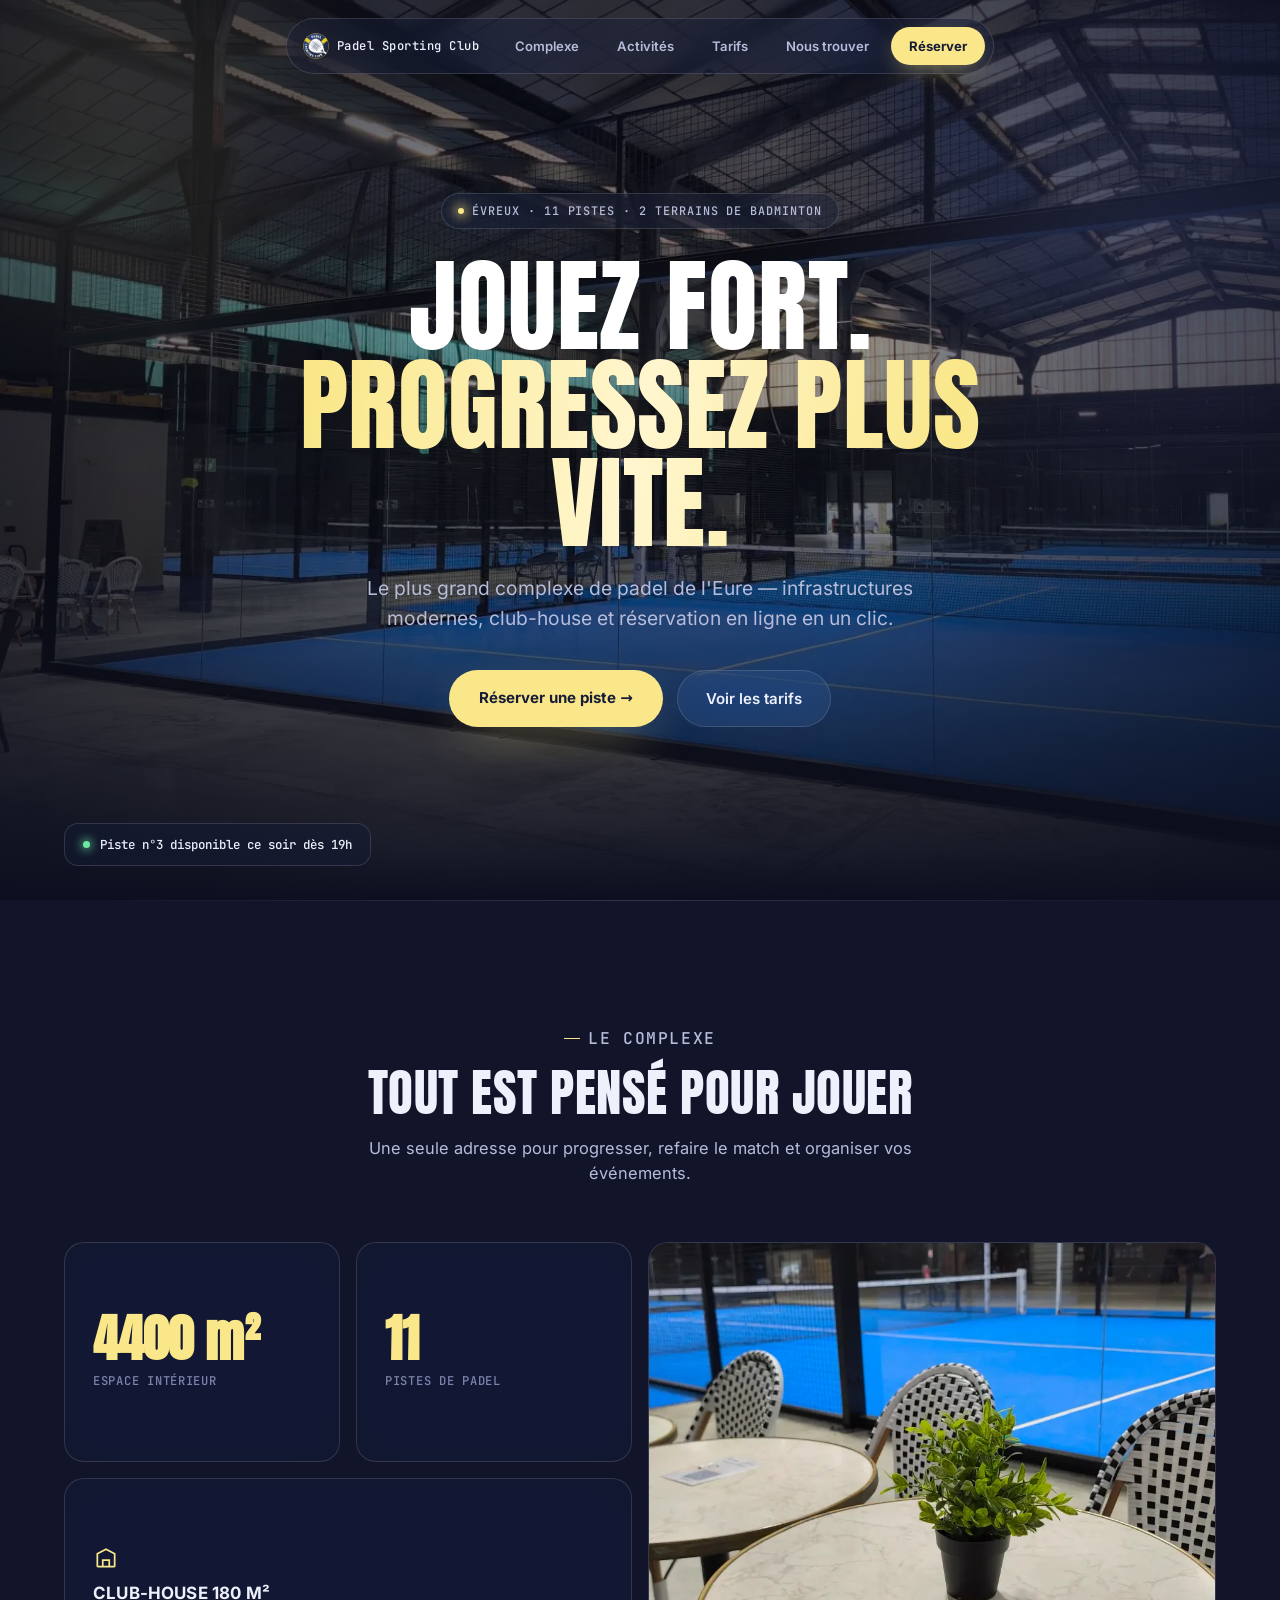
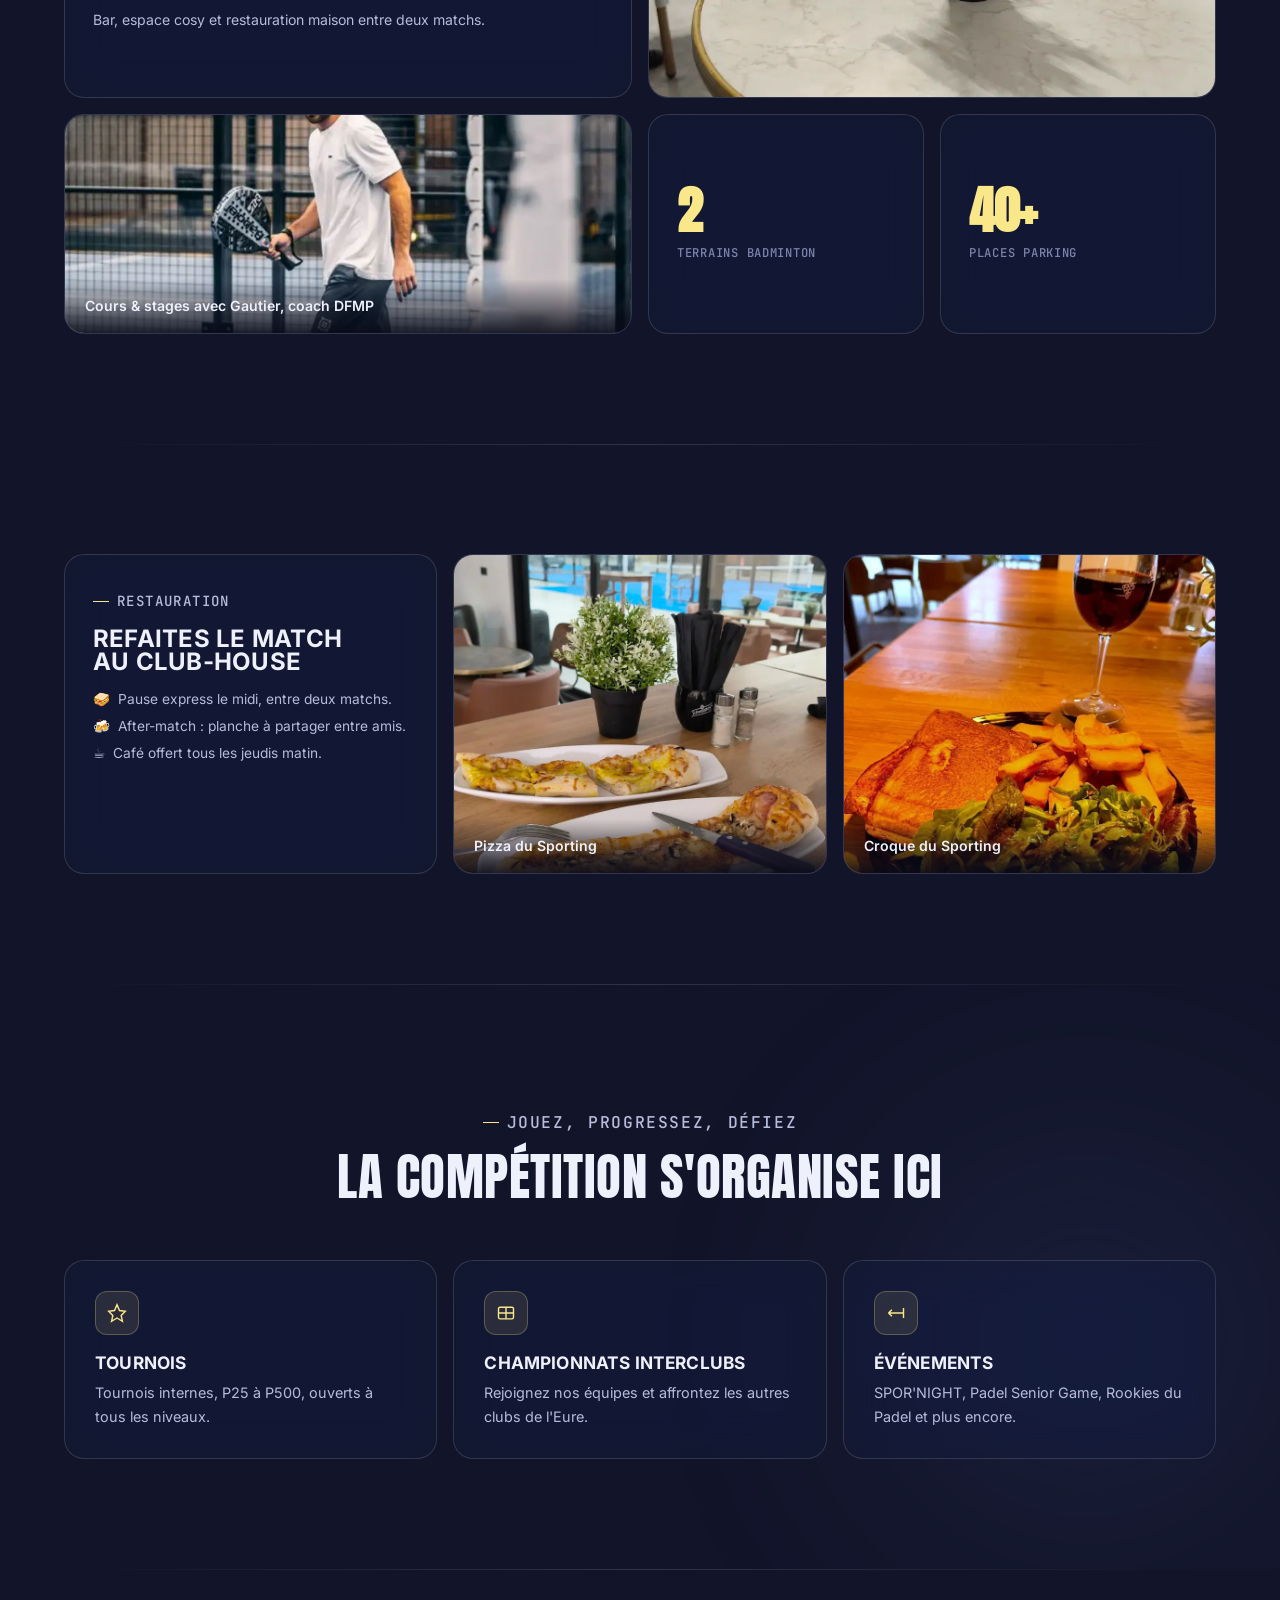
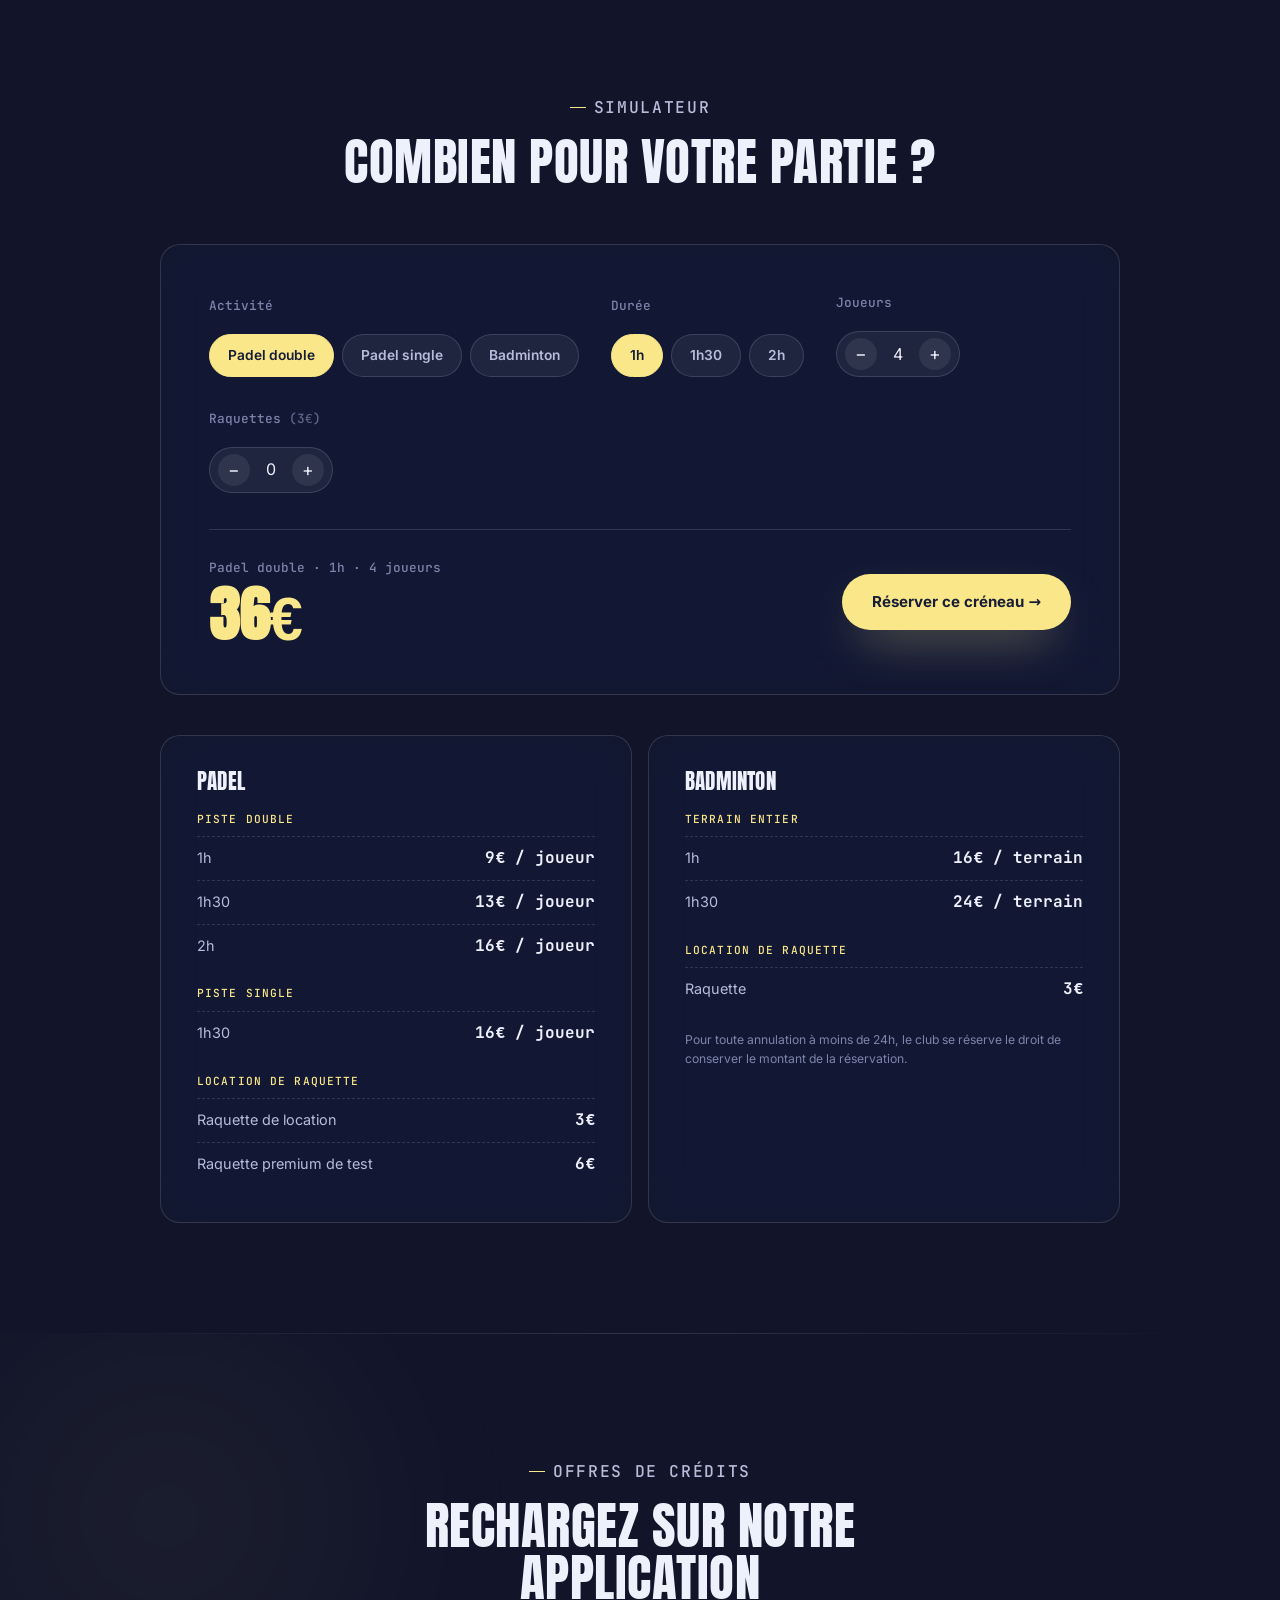
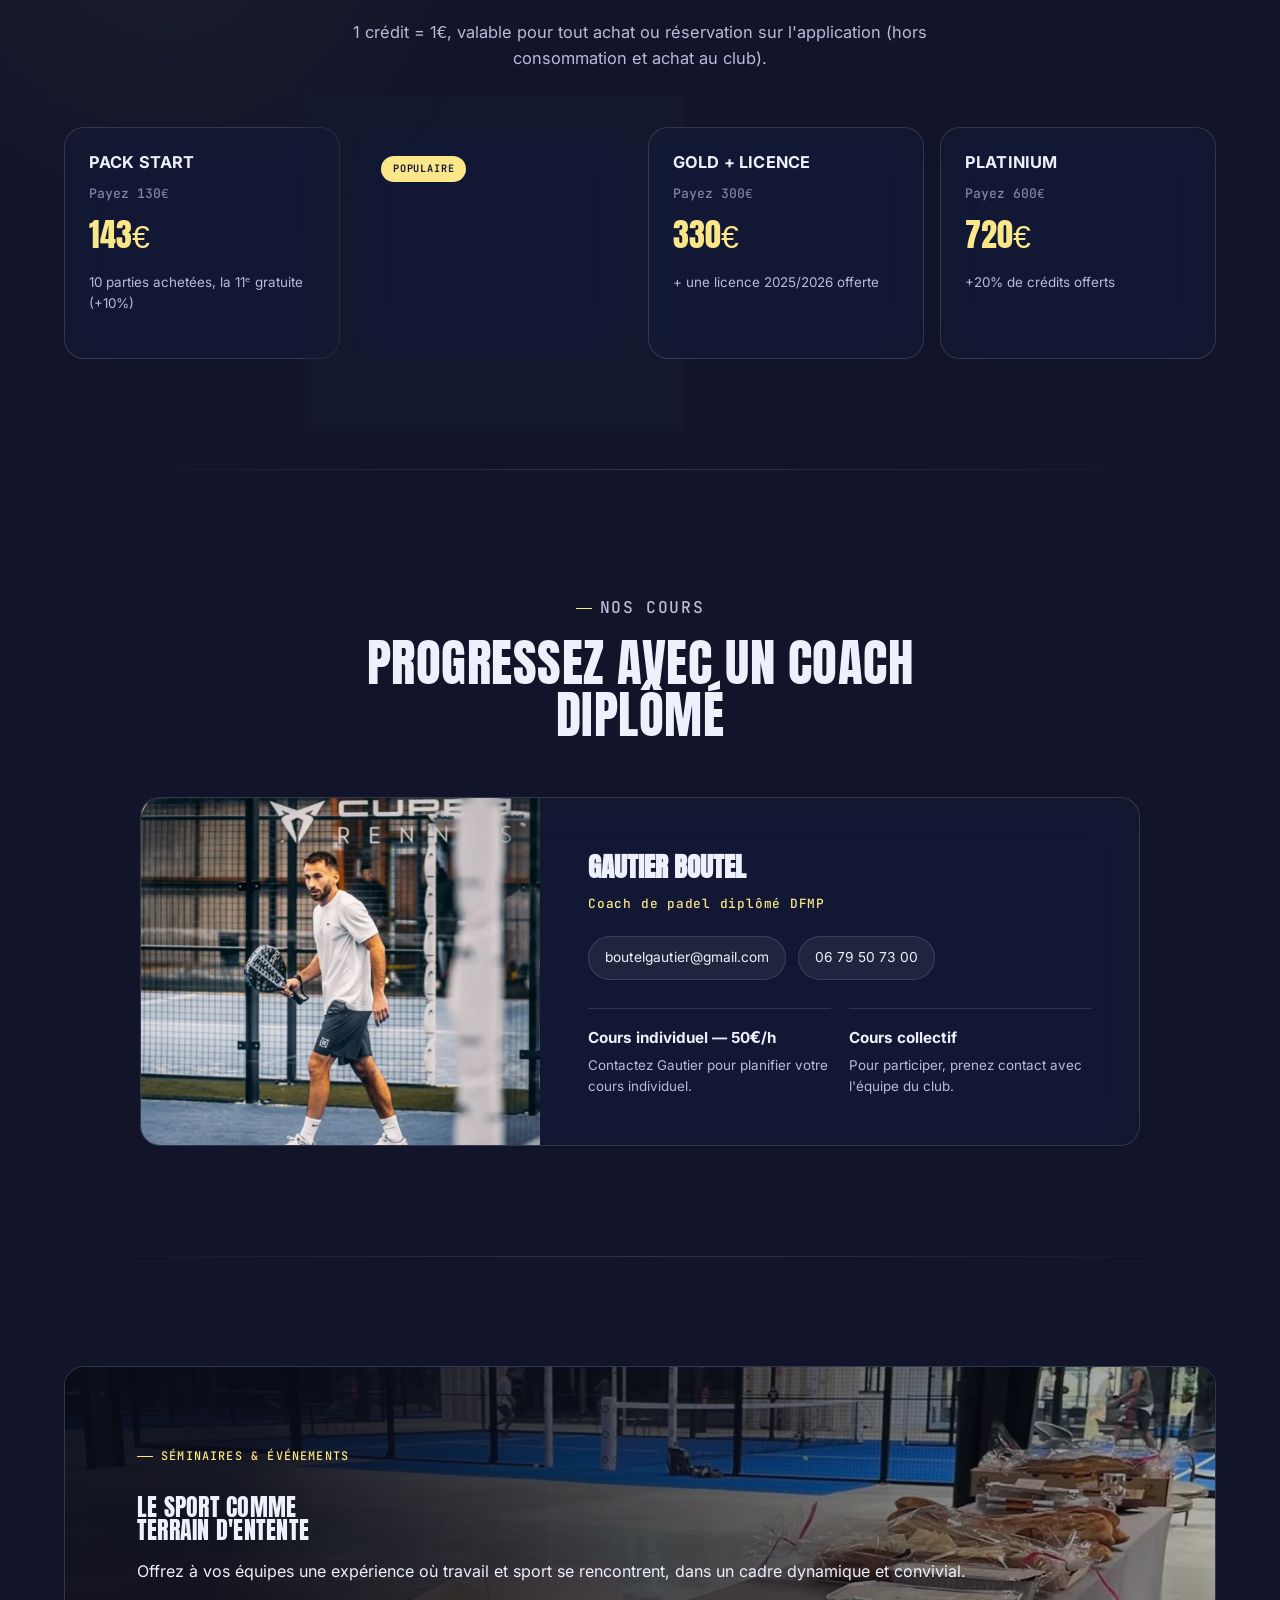
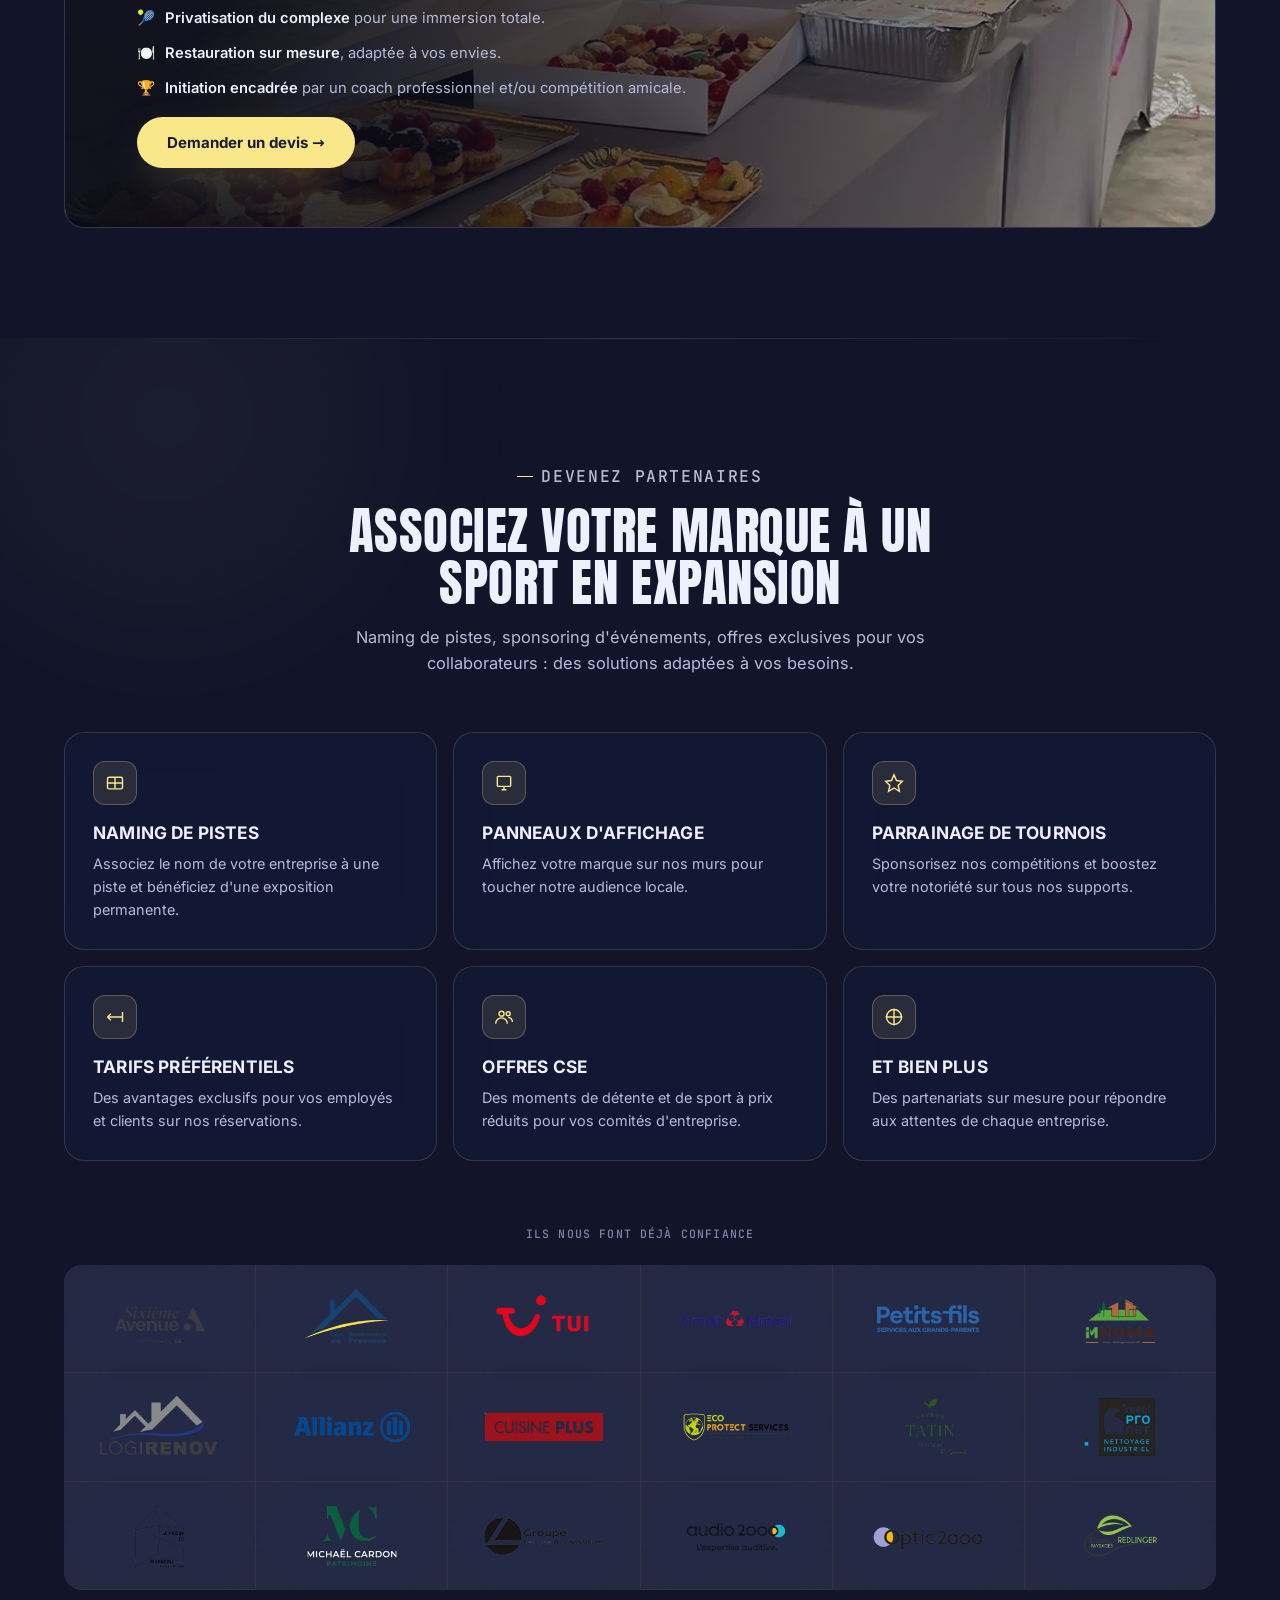
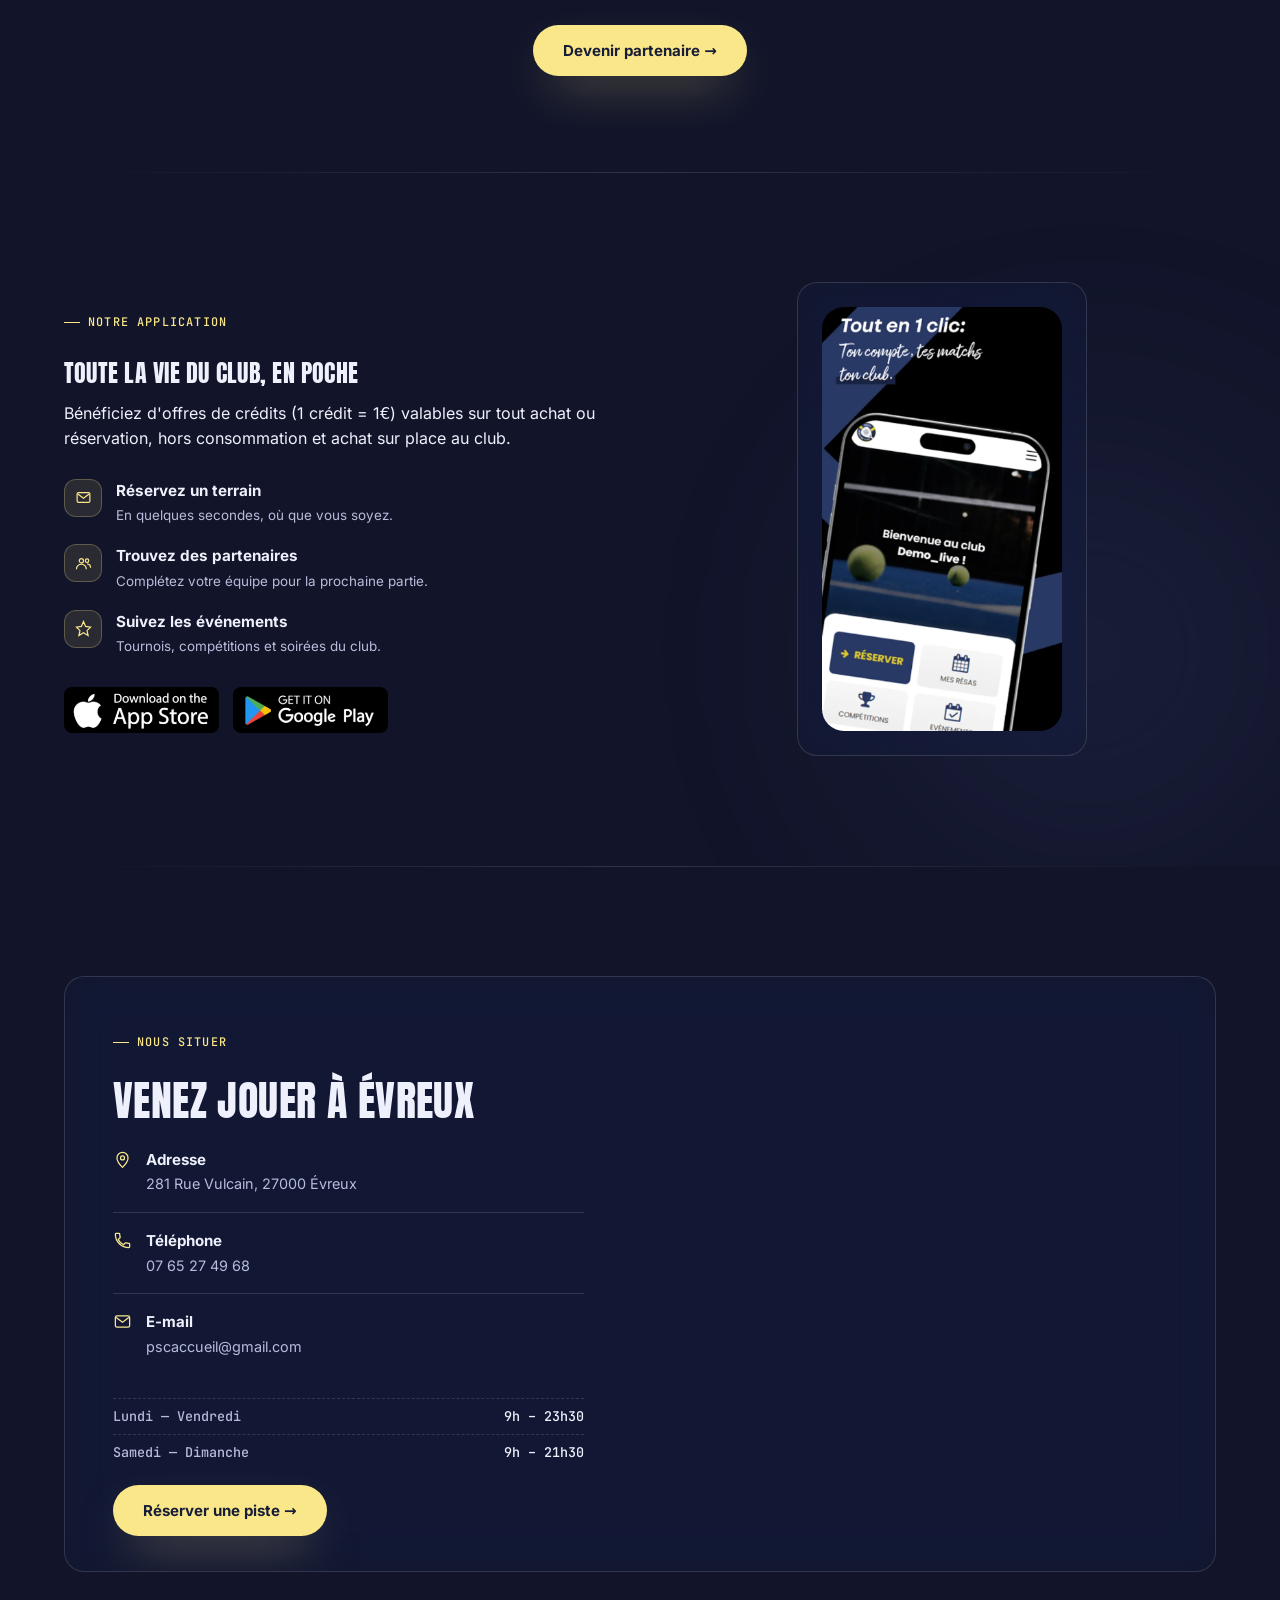
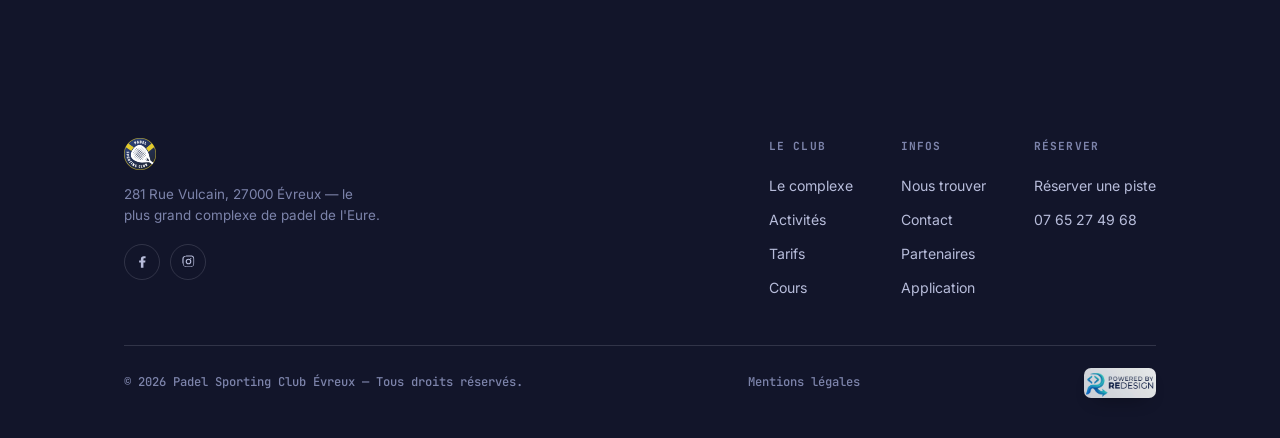
<file: index.html>
<!DOCTYPE html>
<html lang="fr">
<head>
<meta charset="UTF-8" />
<meta name="viewport" content="width=device-width, initial-scale=1" />
<title>Padel Sporting Club Évreux — 11 pistes, badminton, club-house</title>
<meta name="description" content="Le plus grand complexe de padel de l'Eure : 10 pistes doubles, 1 piste single, 2 terrains de badminton, club-house et pro-shop. Réservez en ligne à Évreux." />
<meta name="theme-color" content="#0c0f1f" />
<link rel="icon" href="assets/favicon.svg" type="image/svg+xml" />
<link rel="canonical" href="https://padel-sporting-club.vercel.app/" />
<meta property="og:site_name" content="Padel Sporting Club Évreux" />
<meta property="og:title" content="Padel Sporting Club Évreux — Réservez, jouez, progressez" />
<meta property="og:description" content="10 pistes de padel doubles, 1 piste single, 2 terrains de badminton et un club-house de 180 m². Réservation en ligne, cours, tournois et événements." />
<meta property="og:image" content="https://padel-sporting-club.vercel.app/assets/img/og-image.jpg" />
<meta property="og:image:width" content="1200" />
<meta property="og:image:height" content="630" />
<meta property="og:url" content="https://padel-sporting-club.vercel.app/" />
<meta property="og:type" content="website" />
<meta property="og:locale" content="fr_FR" />
<meta name="twitter:card" content="summary_large_image" />
<meta name="twitter:title" content="Padel Sporting Club Évreux — Réservez, jouez, progressez" />
<meta name="twitter:description" content="10 pistes de padel doubles, 1 piste single, 2 terrains de badminton et un club-house de 180 m² à Évreux." />
<meta name="twitter:image" content="https://padel-sporting-club.vercel.app/assets/img/og-image.jpg" />
<link rel="preload" href="assets/fonts/anton-400-latin.woff2" as="font" type="font/woff2" crossorigin />
<link rel="preload" href="assets/fonts/inter-600-latin.woff2" as="font" type="font/woff2" crossorigin />
<link rel="preload" href="assets/img/hero-1600.webp" as="image" fetchpriority="high" />
<link rel="stylesheet" href="assets/fonts/fonts.css?v=2" />
<link rel="stylesheet" href="assets/styles.css?v=2" />
<link rel="stylesheet" href="assets/home.css?v=2" />
<script type="application/ld+json">
{
  "@context": "https://schema.org",
  "@type": "SportsActivityLocation",
  "@id": "https://padel-sporting-club.vercel.app/#club",
  "name": "Padel Sporting Club Évreux",
  "url": "https://padel-sporting-club.vercel.app/",
  "image": "https://padel-sporting-club.vercel.app/assets/img/og-image.jpg",
  "description": "Complexe de padel et badminton à Évreux : 10 pistes doubles, 1 piste single, 2 terrains de badminton, club-house, pro-shop et cours avec coach diplômé.",
  "telephone": "+33765274968",
  "email": "pscaccueil@gmail.com",
  "priceRange": "€€",
  "currenciesAccepted": "EUR",
  "address": {
    "@type": "PostalAddress",
    "streetAddress": "281 Rue Vulcain",
    "postalCode": "27000",
    "addressLocality": "Évreux",
    "addressCountry": "FR"
  },
  "areaServed": "Évreux et l'Eure",
  "openingHoursSpecification": [
    { "@type": "OpeningHoursSpecification", "dayOfWeek": ["Monday","Tuesday","Wednesday","Thursday","Friday"], "opens": "09:00", "closes": "23:30" },
    { "@type": "OpeningHoursSpecification", "dayOfWeek": ["Saturday","Sunday"], "opens": "09:00", "closes": "21:30" }
  ],
  "sameAs": [
    "https://www.facebook.com/padel.sporting.club.evreux/",
    "https://www.instagram.com/padelsportingclub.evreux/"
  ]
}
</script>
</head>
<body>

<div class="noise" aria-hidden="true"></div>

<a class="skip-link" href="#main">Aller au contenu</a>

<div class="c-nav-outer">
  <nav class="c-nav" aria-label="Navigation principale">
    <a href="#top" class="c-nav-brand" aria-label="Padel Sporting Club — accueil"><img src="assets/img/logo.png" alt="" /><span>Padel Sporting Club</span></a>
    <a href="#complexe" class="c-link">Complexe</a>
    <a href="#activites" class="c-link">Activités</a>
    <a href="#tarifs" class="c-link">Tarifs</a>
    <a href="#situer" class="c-link">Nous trouver</a>
    <a href="https://padelevreux.mymobileapp.fr/installation?q=18022025104104" class="c-cta">Réserver</a>
    <button class="c-burger" id="c-burger" aria-expanded="false" aria-controls="c-mobile-panel" aria-label="Ouvrir le menu"><span></span><span></span><span></span></button>
  </nav>
</div>
<div class="c-mobile-panel" id="c-mobile-panel">
  <a href="#complexe">Le complexe</a>
  <a href="#activites">Activités</a>
  <a href="#tarifs">Tarifs</a>
  <a href="#cours">Cours</a>
  <a href="#partenaires">Partenaires</a>
  <a href="#situer">Nous trouver</a>
  <a href="https://padelevreux.mymobileapp.fr/installation?q=18022025104104" class="c-cta">Réserver</a>
</div>

<main id="main">
<div class="c-wrap">
<span id="top"></span>

<!-- ===================== HERO ===================== -->
<section class="c-hero">
  <div class="c-hero-media">
    <img src="assets/img/hero-1600.webp" srcset="assets/img/hero-900.webp 900w, assets/img/hero-1600.webp 1600w, assets/img/hero-2400.webp 2400w" sizes="100vw" fetchpriority="high" decoding="async" alt="Piste de padel vitrée éclairée la nuit, vue depuis les tribunes du club" />
  </div>
  <div class="mesh-bg" aria-hidden="true"></div>
  <div class="c-badge"><span class="dot"></span> Évreux · 11 pistes · 2 terrains de badminton</div>
  <h1><span class="c-hero-line">Jouez fort.</span><br><em>Progressez plus vite.</em></h1>
  <p class="c-lede">Le plus grand complexe de padel de l'Eure — infrastructures modernes, club-house et réservation en ligne en un clic.</p>
  <div class="c-hero-actions">
    <a class="c-btn-primary" href="https://padelevreux.mymobileapp.fr/installation?q=18022025104104">Réserver une piste →</a>
    <a class="c-btn-ghost" href="#tarifs">Voir les tarifs</a>
  </div>
  <div class="c-hero-status"><span class="dot"></span> Piste n°3 disponible ce soir dès 19h</div>
</section>

<!-- ===================== BENTO ===================== -->
<section class="c-section" id="complexe">
  <div class="c-head c-reveal">
    <p class="c-eyebrow">Le complexe</p>
    <h2>Tout est pensé pour jouer</h2>
    <p>Une seule adresse pour progresser, refaire le match et organiser vos événements.</p>
  </div>
  <div class="bento">
    <div class="glass-card b-item b-stat c-reveal">
      <b class="b-num"><span data-count="4400" data-suffix=" m²">0</span></b>
      <span class="b-label">Espace intérieur</span>
    </div>
    <div class="glass-card b-item b-stat c-reveal">
      <b class="b-num"><span data-count="11">0</span></b>
      <span class="b-label">Pistes de padel</span>
    </div>
    <div class="glass-card b-photo c-reveal">
      <img src="assets/img/terrain-table-900.webp" alt="Club-house et pistes du Padel Sporting Club" loading="lazy" />
    </div>
    <div class="glass-card b-item b-wide c-reveal">
      <svg class="b-icon" viewBox="0 0 24 24"><path d="M4 20V8l8-4 8 4v12M4 20h16M9 20v-6h6v6"/></svg>
      <h3>Club-house 180 m²</h3>
      <p>Bar, espace cosy et restauration maison entre deux matchs.</p>
    </div>
    <div class="glass-card b-photo-sm c-reveal">
      <img src="assets/img/coach-gautier-700.webp" alt="Gautier Boutel, coach de padel diplômé DFMP" loading="lazy" />
      <span class="b-caption">Cours &amp; stages avec Gautier, coach DFMP</span>
    </div>
    <div class="glass-card b-item b-stat c-reveal">
      <b class="b-num"><span data-count="2">0</span></b>
      <span class="b-label">Terrains badminton</span>
    </div>
    <div class="glass-card b-item b-stat c-reveal">
      <b class="b-num"><span data-count="40" data-suffix="+">0</span></b>
      <span class="b-label">Places parking</span>
    </div>
  </div>
</section>

<!-- ===================== RESTAURATION ===================== -->
<section class="c-section" id="restauration">
  <div class="bento bento--tall">
    <div class="glass-card b-item b-third c-reveal" style="justify-content:flex-start">
      <p class="c-eyebrow" style="margin-bottom:14px">Restauration</p>
      <h3 style="font-size:1.5rem">Refaites le match<br>au club-house</h3>
      <ul class="c-resto-list">
        <li>🥪 <span>Pause express le midi, entre deux matchs.</span></li>
        <li>🍻 <span>After-match : planche à partager entre amis.</span></li>
        <li>☕ <span>Café offert tous les jeudis matin.</span></li>
      </ul>
    </div>
    <div class="glass-card b-photo-sm b-third c-reveal">
      <img src="assets/img/pizza-800.webp" alt="Pizza maison servie au club-house" loading="lazy" />
      <span class="b-caption">Pizza du Sporting</span>
    </div>
    <div class="glass-card b-photo-sm b-third c-reveal">
      <img src="assets/img/croque-800.webp" alt="Croque-monsieur fait maison et planche à partager" loading="lazy" />
      <span class="b-caption">Croque du Sporting</span>
    </div>
  </div>
</section>

<!-- ===================== ACTIVITES ===================== -->
<section class="c-section c-glow c-glow--navy" id="activites">
  <div class="c-head c-reveal">
    <p class="c-eyebrow">Jouez, progressez, défiez</p>
    <h2>La compétition s'organise ici</h2>
  </div>
  <div class="c-cards">
    <div class="glass-card c-reveal">
      <div class="c-card-ico"><svg viewBox="0 0 24 24"><path d="M12 2 15 9l7 1-5 5 1.5 7L12 18l-6.5 4L7 15l-5-5 7-1z"/></svg></div>
      <h3>Tournois</h3>
      <p>Tournois internes, P25 à P500, ouverts à tous les niveaux.</p>
    </div>
    <div class="glass-card c-reveal">
      <div class="c-card-ico"><svg viewBox="0 0 24 24"><rect x="3" y="5" width="18" height="14" rx="2"/><path d="M12 5v14M3 12h18"/></svg></div>
      <h3>Championnats interclubs</h3>
      <p>Rejoignez nos équipes et affrontez les autres clubs de l'Eure.</p>
    </div>
    <div class="glass-card c-reveal">
      <div class="c-card-ico"><svg viewBox="0 0 24 24"><path d="M3 12h18M3 12l4-4M3 12l4 4"/><path d="M21 6v12"/></svg></div>
      <h3>Événements</h3>
      <p>SPOR'NIGHT, Padel Senior Game, Rookies du Padel et plus encore.</p>
    </div>
  </div>
</section>

<!-- ===================== SIMULATEUR ===================== -->
<section class="c-section" id="tarifs">
  <div class="c-head c-reveal">
    <p class="c-eyebrow">Simulateur</p>
    <h2>Combien pour votre partie ?</h2>
  </div>
  <div class="glass-card c-sim c-reveal" id="c-sim">
    <div class="c-sim-controls">
      <div class="c-sim-group">
        <span class="c-sim-total-label">Activité</span>
        <div class="c-sim-pills" data-field="activity">
          <button type="button" class="c-pill is-active" data-value="padel-double">Padel double</button>
          <button type="button" class="c-pill" data-value="padel-single">Padel single</button>
          <button type="button" class="c-pill" data-value="badminton">Badminton</button>
        </div>
      </div>
      <div class="c-sim-group">
        <span class="c-sim-total-label">Durée</span>
        <div class="c-sim-pills" id="c-sim-durations"></div>
      </div>
      <div class="c-sim-group">
        <span class="c-sim-total-label">Joueurs</span>
        <div class="c-stepper">
          <button type="button" class="c-step" data-step="players" data-dir="-1" aria-label="Moins de joueurs">−</button>
          <span id="c-sim-players">4</span>
          <button type="button" class="c-step" data-step="players" data-dir="1" aria-label="Plus de joueurs">+</button>
        </div>
      </div>
      <div class="c-sim-group">
        <span class="c-sim-total-label">Raquettes <span class="sim-sub">(3€)</span></span>
        <div class="c-stepper">
          <button type="button" class="c-step" data-step="rackets" data-dir="-1" aria-label="Moins de raquettes">−</button>
          <span id="c-sim-rackets">0</span>
          <button type="button" class="c-step" data-step="rackets" data-dir="1" aria-label="Plus de raquettes">+</button>
        </div>
      </div>
    </div>
    <div class="c-sim-total-wrap">
      <div>
        <span class="c-sim-total-label" id="c-sim-detail">Padel double · 1h · 4 joueurs</span>
        <b class="c-sim-total" id="c-sim-total">36€</b>
      </div>
      <a class="c-btn-primary" href="https://padelevreux.mymobileapp.fr/installation?q=18022025104104">Réserver ce créneau →</a>
    </div>
  </div>

  <div class="c-tarifs-grid">
    <div class="glass-card c-tarif-block c-reveal">
      <h3>Padel</h3>
      <div class="c-tarif-sub">Piste double</div>
      <div class="c-tarif-row"><span>1h</span><b>9€ / joueur</b></div>
      <div class="c-tarif-row"><span>1h30</span><b>13€ / joueur</b></div>
      <div class="c-tarif-row"><span>2h</span><b>16€ / joueur</b></div>
      <div class="c-tarif-sub">Piste single</div>
      <div class="c-tarif-row"><span>1h30</span><b>16€ / joueur</b></div>
      <div class="c-tarif-sub">Location de raquette</div>
      <div class="c-tarif-row"><span>Raquette de location</span><b>3€</b></div>
      <div class="c-tarif-row"><span>Raquette premium de test</span><b>6€</b></div>
    </div>
    <div class="glass-card c-tarif-block c-reveal">
      <h3>Badminton</h3>
      <div class="c-tarif-sub">Terrain entier</div>
      <div class="c-tarif-row"><span>1h</span><b>16€ / terrain</b></div>
      <div class="c-tarif-row"><span>1h30</span><b>24€ / terrain</b></div>
      <div class="c-tarif-sub">Location de raquette</div>
      <div class="c-tarif-row"><span>Raquette</span><b>3€</b></div>
      <p class="c-tarif-note">Pour toute annulation à moins de 24h, le club se réserve le droit de conserver le montant de la réservation.</p>
    </div>
  </div>
</section>

<!-- ===================== CREDITS ===================== -->
<section class="c-section c-glow c-glow--gold" id="credits">
  <div class="c-head c-reveal">
    <p class="c-eyebrow">Offres de crédits</p>
    <h2>Rechargez sur notre application</h2>
    <p>1 crédit = 1€, valable pour tout achat ou réservation sur l'application (hors consommation et achat au club).</p>
  </div>
  <div class="c-packs" id="c-packs">
    <div class="glass-card c-pack c-reveal">
      <h3>Pack Start</h3>
      <p class="pay">Payez 130€</p>
      <p class="get">143€</p>
      <p>10 parties achetées, la 11ᵉ gratuite (+10%)</p>
    </div>
    <div class="glass-card c-pack c-pack--popular c-reveal">
      <span class="c-pack-tag">Populaire</span>
      <h3>Pack Gold</h3>
      <p class="pay">Payez 300€</p>
      <p class="get">345€</p>
      <p>+15% de crédits offerts</p>
    </div>
    <div class="glass-card c-pack c-reveal">
      <h3>Gold + Licence</h3>
      <p class="pay">Payez 300€</p>
      <p class="get">330€</p>
      <p>+ une licence 2025/2026 offerte</p>
    </div>
    <div class="glass-card c-pack c-reveal">
      <h3>Platinium</h3>
      <p class="pay">Payez 600€</p>
      <p class="get">720€</p>
      <p>+20% de crédits offerts</p>
    </div>
  </div>
</section>

<!-- ===================== COURS ===================== -->
<section class="c-section" id="cours">
  <div class="c-head c-reveal">
    <p class="c-eyebrow">Nos cours</p>
    <h2>Progressez avec un coach diplômé</h2>
  </div>
  <div class="glass-card c-coach c-reveal">
    <div class="c-coach-photo">
      <img src="assets/img/coach-gautier-1100.webp" alt="Gautier Boutel, coach de padel diplômé DFMP au Padel Sporting Club" loading="lazy" />
    </div>
    <div class="c-coach-info">
      <b class="name">Gautier Boutel</b>
      <span class="role">Coach de padel diplômé DFMP</span>
      <div class="c-coach-contact">
        <a href="mailto:boutelgautier@gmail.com">boutelgautier@gmail.com</a>
        <a href="tel:+33679507300">06 79 50 73 00</a>
      </div>
      <div class="c-coach-types">
        <div><b>Cours individuel — 50€/h</b><p>Contactez Gautier pour planifier votre cours individuel.</p></div>
        <div><b>Cours collectif</b><p>Pour participer, prenez contact avec l'équipe du club.</p></div>
      </div>
    </div>
  </div>
</section>

<!-- ===================== SEMINAIRE ===================== -->
<section class="c-section" id="seminaire">
  <div class="glass-card c-seminaire c-reveal">
    <div class="c-seminaire-media">
      <img src="assets/img/buffet-seminaire-1400.webp" alt="Buffet traiteur préparé pour un séminaire d'entreprise au Padel Sporting Club" loading="lazy" />
    </div>
    <div class="c-seminaire-in">
      <p class="c-eyebrow">Séminaires &amp; événements</p>
      <h2 style="margin-top:14px">Le sport comme<br>terrain d'entente</h2>
      <p class="c-lede" style="margin:16px 0 0; text-align:left">Offrez à vos équipes une expérience où travail et sport se rencontrent, dans un cadre dynamique et convivial.</p>
      <ul class="c-seminaire-list">
        <li>🎾 <span><b>Privatisation du complexe</b> pour une immersion totale.</span></li>
        <li>🍽️ <span><b>Restauration sur mesure</b>, adaptée à vos envies.</span></li>
        <li>🏆 <span><b>Initiation encadrée</b> par un coach professionnel et/ou compétition amicale.</span></li>
      </ul>
      <div style="margin-top:30px">
        <a class="c-btn-primary" href="contact.html">Demander un devis →</a>
      </div>
    </div>
  </div>
</section>

<!-- ===================== PARTENAIRES ===================== -->
<section class="c-section c-glow c-glow--gold" id="partenaires">
  <div class="c-head c-reveal">
    <p class="c-eyebrow">Devenez partenaires</p>
    <h2>Associez votre marque à un sport en expansion</h2>
    <p>Naming de pistes, sponsoring d'événements, offres exclusives pour vos collaborateurs : des solutions adaptées à vos besoins.</p>
  </div>
  <div class="c-partner-cards">
    <div class="glass-card c-reveal">
      <div class="c-card-ico"><svg viewBox="0 0 24 24"><rect x="3" y="5" width="18" height="14" rx="2"/><path d="M12 5v14M3 12h18"/></svg></div>
      <h3>Naming de pistes</h3>
      <p>Associez le nom de votre entreprise à une piste et bénéficiez d'une exposition permanente.</p>
    </div>
    <div class="glass-card c-reveal">
      <div class="c-card-ico"><svg viewBox="0 0 24 24"><rect x="4" y="4" width="16" height="12" rx="1"/><path d="M9 20h6M12 16v4"/></svg></div>
      <h3>Panneaux d'affichage</h3>
      <p>Affichez votre marque sur nos murs pour toucher notre audience locale.</p>
    </div>
    <div class="glass-card c-reveal">
      <div class="c-card-ico"><svg viewBox="0 0 24 24"><path d="M12 2 15 9l7 1-5 5 1.5 7L12 18l-6.5 4L7 15l-5-5 7-1z"/></svg></div>
      <h3>Parrainage de tournois</h3>
      <p>Sponsorisez nos compétitions et boostez votre notoriété sur tous nos supports.</p>
    </div>
    <div class="glass-card c-reveal">
      <div class="c-card-ico"><svg viewBox="0 0 24 24"><path d="M3 12h18M3 12l4-4M3 12l4 4"/><path d="M21 6v12"/></svg></div>
      <h3>Tarifs préférentiels</h3>
      <p>Des avantages exclusifs pour vos employés et clients sur nos réservations.</p>
    </div>
    <div class="glass-card c-reveal">
      <div class="c-card-ico"><svg viewBox="0 0 24 24"><circle cx="9" cy="8" r="3"/><path d="M2 20a7 7 0 0 1 14 0"/><circle cx="17" cy="8" r="2.4"/><path d="M17 12.4a5.6 5.6 0 0 1 5 5.6"/></svg></div>
      <h3>Offres CSE</h3>
      <p>Des moments de détente et de sport à prix réduits pour vos comités d'entreprise.</p>
    </div>
    <div class="glass-card c-reveal">
      <div class="c-card-ico"><svg viewBox="0 0 24 24"><path d="M12 2v20M2 12h20"/><circle cx="12" cy="12" r="9"/></svg></div>
      <h3>Et bien plus</h3>
      <p>Des partenariats sur mesure pour répondre aux attentes de chaque entreprise.</p>
    </div>
  </div>
  <div class="c-slider-hint">
    <svg viewBox="0 0 24 24"><path d="M8 5 3 12l5 7M16 5l5 7-5 7"/></svg>
    <span class="c-slider-dots" id="c-partner-dots"></span>
    <span>Glissez</span>
  </div>

  <div class="c-logo-cloud c-reveal">
    <p class="c-logo-cloud-head">Ils nous font déjà confiance</p>
    <div class="c-logo-grid" id="c-logo-grid"></div>
    <div class="c-logo-marquee"><div class="c-logo-track" id="c-logo-track"></div></div>
  </div>

  <div style="text-align:center; margin-top:48px">
    <a class="c-btn-primary" href="contact.html">Devenir partenaire →</a>
  </div>
</section>

<!-- ===================== APPLICATION ===================== -->
<section class="c-section c-glow c-glow--navy" id="application">
  <div class="c-app">
    <div class="c-reveal">
      <p class="c-eyebrow">Notre application</p>
      <h2 style="margin-top:14px">Toute la vie du club, en poche</h2>
      <p class="c-lede" style="margin:16px 0 0; text-align:left">Bénéficiez d'offres de crédits (1 crédit = 1€) valables sur tout achat ou réservation, hors consommation et achat sur place au club.</p>
      <ul class="c-app-features">
        <li>
          <span class="c-card-ico"><svg viewBox="0 0 24 24"><rect x="3" y="5" width="18" height="14" rx="2"/><path d="m4 7 8 6 8-6"/></svg></span>
          <div><b>Réservez un terrain</b><span>En quelques secondes, où que vous soyez.</span></div>
        </li>
        <li>
          <span class="c-card-ico"><svg viewBox="0 0 24 24"><circle cx="9" cy="8" r="3"/><path d="M2 20a7 7 0 0 1 14 0"/><circle cx="17" cy="8" r="2.4"/><path d="M17 12.4a5.6 5.6 0 0 1 5 5.6"/></svg></span>
          <div><b>Trouvez des partenaires</b><span>Complétez votre équipe pour la prochaine partie.</span></div>
        </li>
        <li>
          <span class="c-card-ico"><svg viewBox="0 0 24 24"><path d="M12 2 15 9l7 1-5 5 1.5 7L12 18l-6.5 4L7 15l-5-5 7-1z"/></svg></span>
          <div><b>Suivez les événements</b><span>Tournois, compétitions et soirées du club.</span></div>
        </li>
      </ul>
      <div class="c-app-badges">
        <a href="https://apps.apple.com/fr/app/padel-sporting-club-evreux/id6741844906?platform=iphone" aria-label="Télécharger sur l'App Store"><img src="assets/img/badge-apple.png" alt="Télécharger sur l'App Store" /></a>
        <a href="https://play.google.com/store/apps/details?id=com.livexperience.padelevreux&amp;hl=fr" aria-label="Disponible sur Google Play"><img src="assets/img/badge-google.png" alt="Disponible sur Google Play" /></a>
      </div>
    </div>
    <div class="glass-card c-app-phone c-reveal">
      <img src="assets/img/app-screenshot.webp" alt="Aperçu de l'application mobile du Padel Sporting Club" loading="lazy" />
    </div>
  </div>
</section>

<!-- ===================== SITUER ===================== -->
<section class="c-section" id="situer">
  <div class="glass-card c-situer c-reveal" style="overflow:hidden">
    <div class="c-situer-info">
      <p class="c-eyebrow">Nous situer</p>
      <h2 style="margin-top:14px; font-size:clamp(1.8rem,3.4vw,2.6rem)">Venez jouer à Évreux</h2>
      <div style="margin-top:26px">
        <div class="c-info-row">
          <svg class="ico" viewBox="0 0 24 24"><path d="M12 22s7-7.2 7-12a7 7 0 1 0-14 0c0 4.8 7 12 7 12Z"/><circle cx="12" cy="10" r="2.5"/></svg>
          <div><b>Adresse</b><span>281 Rue Vulcain, 27000 Évreux</span></div>
        </div>
        <div class="c-info-row">
          <svg class="ico" viewBox="0 0 24 24"><path d="M6.6 10.8a15.1 15.1 0 0 0 6.6 6.6l2.2-2.2a1 1 0 0 1 1-.24 11.4 11.4 0 0 0 3.6.58 1 1 0 0 1 1 1V20a1 1 0 0 1-1 1A17 17 0 0 1 3 4a1 1 0 0 1 1-1h3.5a1 1 0 0 1 1 1c0 1.25.2 2.46.58 3.6a1 1 0 0 1-.25 1z"/></svg>
          <div><b>Téléphone</b><a href="tel:+33765274968">07 65 27 49 68</a></div>
        </div>
        <div class="c-info-row">
          <svg class="ico" viewBox="0 0 24 24"><rect x="3" y="5" width="18" height="14" rx="2"/><path d="m4 7 8 6 8-6"/></svg>
          <div><b>E-mail</b><a href="mailto:pscaccueil@gmail.com">pscaccueil@gmail.com</a></div>
        </div>
      </div>
      <div class="c-hours">
        <div class="c-hours-row"><span>Lundi — Vendredi</span><b>9h – 23h30</b></div>
        <div class="c-hours-row"><span>Samedi — Dimanche</span><b>9h – 21h30</b></div>
      </div>
      <div style="margin-top:28px">
        <a class="c-btn-primary" href="https://padelevreux.mymobileapp.fr/installation?q=18022025104104">Réserver une piste →</a>
      </div>
    </div>
    <div class="c-situer-map">
      <iframe title="Localisation du Padel Sporting Club" src="https://maps.google.com/maps?q=49.0160,1.1355&amp;ll=49.0160,1.1355&amp;z=17&amp;t=k&amp;output=embed" loading="lazy"></iframe>
    </div>
  </div>
</section>

</div>
</main>

<footer class="c-footer">
  <div class="c-footer-top">
    <div class="c-footer-brand">
      <img src="assets/img/logo.png" alt="Padel Sporting Club" />
      <p>281 Rue Vulcain, 27000 Évreux — le plus grand complexe de padel de l'Eure.</p>
      <div class="c-footer-social">
        <a href="https://www.facebook.com/padel.sporting.club.evreux/" aria-label="Facebook"><svg viewBox="0 0 24 24"><path d="M13.5 22v-8.4h2.8l.4-3.3h-3.2V8.2c0-.96.27-1.6 1.65-1.6h1.76V3.6C16.1 3.5 15 3.4 13.8 3.4c-2.6 0-4.4 1.6-4.4 4.5v2.4H6.6v3.3h2.8V22h4.1Z"/></svg></a>
        <a href="https://www.instagram.com/padelsportingclub.evreux/" aria-label="Instagram"><svg viewBox="0 0 24 24"><path d="M12 2.2c2.7 0 3 0 4.1.06 1.1.05 1.8.22 2.2.37.6.23 1 .5 1.4.9.4.4.7.9.9 1.4.16.4.32 1.1.37 2.2.06 1.1.06 1.4.06 4.1s0 3-.06 4.1c-.05 1.1-.22 1.8-.37 2.2-.23.6-.5 1-.9 1.4-.4.4-.9.7-1.4.9-.4.16-1.1.32-2.2.37-1.1.06-1.4.06-4.1.06s-3 0-4.1-.06c-1.1-.05-1.8-.22-2.2-.37a3.8 3.8 0 0 1-1.4-.9 3.8 3.8 0 0 1-.9-1.4c-.16-.4-.32-1.1-.37-2.2C2.2 15 2.2 14.7 2.2 12s0-3 .06-4.1c.05-1.1.22-1.8.37-2.2.23-.6.5-1 .9-1.4.4-.4.9-.7 1.4-.9.4-.16 1.1-.32 2.2-.37C8 2.2 8.3 2.2 12 2.2Zm0 1.8c-2.65 0-2.96 0-4 .06-.9.04-1.4.19-1.7.32-.44.17-.75.38-1.08.71-.33.33-.54.64-.71 1.08-.13.34-.28.85-.32 1.7-.05 1.04-.06 1.35-.06 4s0 2.96.06 4c.04.9.19 1.4.32 1.7.17.44.38.75.71 1.08.33.33.64.54 1.08.71.34.13.85.28 1.7.32 1.04.05 1.35.06 4 .06s2.96 0 4-.06c.9-.04 1.4-.19 1.7-.32.44-.17.75-.38 1.08-.71.33-.33.54-.64.71-1.08.13-.34.28-.85.32-1.7.05-1.04.06-1.35.06-4s0-2.96-.06-4c-.04-.9-.19-1.4-.32-1.7a2.9 2.9 0 0 0-.71-1.08 2.9 2.9 0 0 0-1.08-.71c-.34-.13-.85-.28-1.7-.32-1.04-.05-1.35-.06-4-.06Zm0 3.5a4.5 4.5 0 1 1 0 9 4.5 4.5 0 0 1 0-9Zm0 1.8a2.7 2.7 0 1 0 0 5.4 2.7 2.7 0 0 0 0-5.4Zm4.7-1.98a1.05 1.05 0 1 1-2.1 0 1.05 1.05 0 0 1 2.1 0Z"/></svg></a>
      </div>
    </div>
    <div class="c-footer-cols">
      <div class="c-footer-col">
        <b>Le club</b>
        <a href="#complexe">Le complexe</a>
        <a href="#activites">Activités</a>
        <a href="#tarifs">Tarifs</a>
        <a href="#cours">Cours</a>
      </div>
      <div class="c-footer-col">
        <b>Infos</b>
        <a href="#situer">Nous trouver</a>
        <a href="contact.html">Contact</a>
        <a href="#partenaires">Partenaires</a>
        <a href="#application">Application</a>
      </div>
      <div class="c-footer-col">
        <b>Réserver</b>
        <a href="https://padelevreux.mymobileapp.fr/installation?q=18022025104104">Réserver une piste</a>
        <a href="tel:+33765274968">07 65 27 49 68</a>
      </div>
    </div>
  </div>
  <div class="c-footer-bottom">
    <span>© <span id="year">2026</span> Padel Sporting Club Évreux — Tous droits réservés.</span>
    <a href="mentions-legales.html">Mentions légales</a>
    <span class="c-footer-credit"><img src="assets/img/redesign.jpg" alt="Powered by Redesign" width="1600" height="669" loading="lazy" /></span>
  </div>
</footer>

<script src="assets/partners.js"></script>
<script src="assets/home.js"></script>
</body>
</html>
</file>
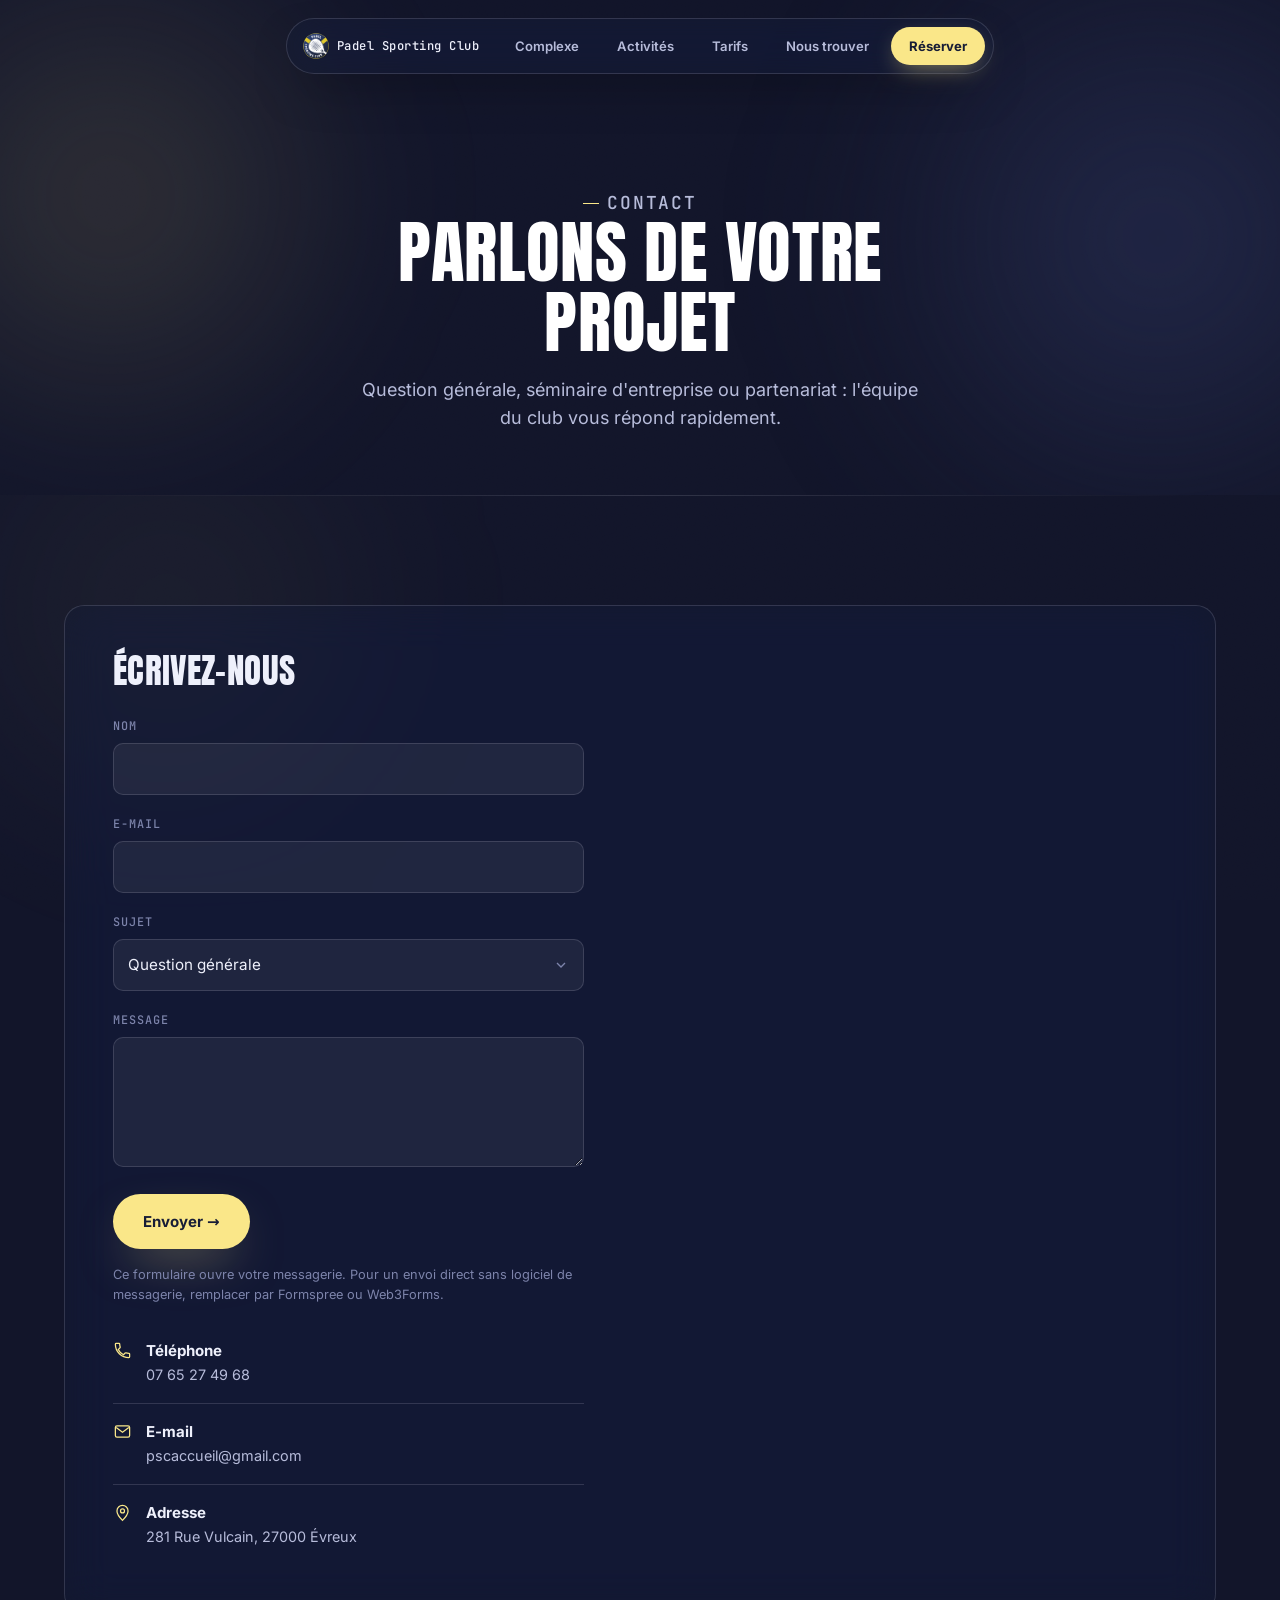
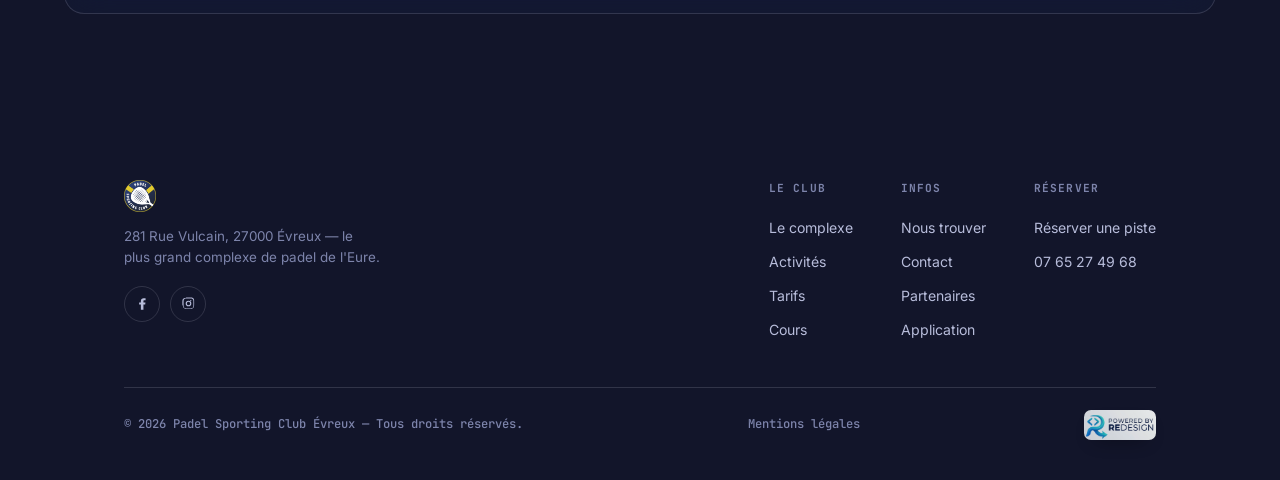
<file: contact.html>
<!DOCTYPE html>
<html lang="fr">
<head>
<meta charset="UTF-8" />
<meta name="viewport" content="width=device-width, initial-scale=1" />
<title>Contact &amp; séminaires — Padel Sporting Club Évreux</title>
<meta name="description" content="Une question, un séminaire d'entreprise ou un partenariat à proposer ? Contactez le Padel Sporting Club Évreux, 281 Rue Vulcain." />
<meta name="theme-color" content="#0c0f1f" />
<link rel="icon" href="assets/favicon.svg" type="image/svg+xml" />
<link rel="canonical" href="https://padel-sporting-club.vercel.app/contact.html" />
<meta property="og:site_name" content="Padel Sporting Club Évreux" />
<meta property="og:title" content="Contact — Padel Sporting Club Évreux" />
<meta property="og:description" content="Séminaires, partenariats, questions générales : contactez l'équipe du Padel Sporting Club Évreux." />
<meta property="og:image" content="https://padel-sporting-club.vercel.app/assets/img/og-image.jpg" />
<meta property="og:image:width" content="1200" />
<meta property="og:image:height" content="630" />
<meta property="og:url" content="https://padel-sporting-club.vercel.app/contact.html" />
<meta property="og:type" content="website" />
<meta property="og:locale" content="fr_FR" />
<link rel="preload" href="assets/fonts/anton-400-latin.woff2" as="font" type="font/woff2" crossorigin />
<link rel="preload" href="assets/fonts/inter-600-latin.woff2" as="font" type="font/woff2" crossorigin />
<link rel="stylesheet" href="assets/fonts/fonts.css?v=2" />
<link rel="stylesheet" href="assets/styles.css?v=2" />
<link rel="stylesheet" href="assets/home.css?v=2" />
</head>
<body>

<div class="noise" aria-hidden="true"></div>

<a class="skip-link" href="#main">Aller au contenu</a>

<div class="c-nav-outer">
  <nav class="c-nav" aria-label="Navigation principale">
    <a href="index.html" class="c-nav-brand" aria-label="Padel Sporting Club — accueil"><img src="assets/img/logo.png" alt="" /><span>Padel Sporting Club</span></a>
    <a href="index.html#complexe" class="c-link">Complexe</a>
    <a href="index.html#activites" class="c-link">Activités</a>
    <a href="index.html#tarifs" class="c-link">Tarifs</a>
    <a href="index.html#situer" class="c-link">Nous trouver</a>
    <a href="https://padelevreux.mymobileapp.fr/installation?q=18022025104104" class="c-cta">Réserver</a>
    <button class="c-burger" id="c-burger" aria-expanded="false" aria-controls="c-mobile-panel" aria-label="Ouvrir le menu"><span></span><span></span><span></span></button>
  </nav>
</div>
<div class="c-mobile-panel" id="c-mobile-panel">
  <a href="index.html#complexe">Le complexe</a>
  <a href="index.html#activites">Activités</a>
  <a href="index.html#tarifs">Tarifs</a>
  <a href="index.html#cours">Cours</a>
  <a href="index.html#partenaires">Partenaires</a>
  <a href="index.html#situer">Nous trouver</a>
  <a href="https://padelevreux.mymobileapp.fr/installation?q=18022025104104" class="c-cta">Réserver</a>
</div>

<main id="main">
<div class="c-wrap">

<!-- ===================== PAGE HERO ===================== -->
<section class="c-page-hero">
  <div class="mesh-bg" aria-hidden="true"></div>
  <p class="c-eyebrow">Contact</p>
  <h1>Parlons de votre<br>projet</h1>
  <p>Question générale, séminaire d'entreprise ou partenariat : l'équipe du club vous répond rapidement.</p>
</section>

<!-- ===================== FORMULAIRE + CARTE ===================== -->
<section class="c-section c-glow c-glow--gold" id="formulaire">
  <div class="glass-card c-situer c-reveal" style="overflow:hidden">
    <div class="c-situer-info">
      <h2 style="font-size:clamp(1.6rem,2.8vw,2.2rem)">Écrivez-nous</h2>

      <form class="c-form" style="margin-top:28px" action="mailto:pscaccueil@gmail.com" method="post" enctype="text/plain">
        <div class="c-field">
          <label for="nom">Nom</label>
          <input id="nom" name="nom" type="text" required autocomplete="name" />
        </div>
        <div class="c-field">
          <label for="email">E-mail</label>
          <input id="email" name="email" type="email" required autocomplete="email" />
        </div>
        <div class="c-field">
          <label for="sujet">Sujet</label>
          <select id="sujet" name="sujet">
            <option>Question générale</option>
            <option>Séminaire / événement d'entreprise</option>
            <option>Partenariat</option>
            <option>Cours particulier</option>
          </select>
        </div>
        <div class="c-field">
          <label for="message">Message</label>
          <textarea id="message" name="message" required></textarea>
        </div>
        <button class="c-btn-primary" type="submit">Envoyer →</button>
      </form>
      <p class="c-form-note">Ce formulaire ouvre votre messagerie. Pour un envoi direct sans logiciel de messagerie, remplacer par Formspree ou Web3Forms.</p>

      <div style="margin-top:34px">
        <div class="c-info-row">
          <svg class="ico" viewBox="0 0 24 24"><path d="M6.6 10.8a15.1 15.1 0 0 0 6.6 6.6l2.2-2.2a1 1 0 0 1 1-.24 11.4 11.4 0 0 0 3.6.58 1 1 0 0 1 1 1V20a1 1 0 0 1-1 1A17 17 0 0 1 3 4a1 1 0 0 1 1-1h3.5a1 1 0 0 1 1 1c0 1.25.2 2.46.58 3.6a1 1 0 0 1-.25 1z"/></svg>
          <div><b>Téléphone</b><a href="tel:+33765274968">07 65 27 49 68</a></div>
        </div>
        <div class="c-info-row">
          <svg class="ico" viewBox="0 0 24 24"><rect x="3" y="5" width="18" height="14" rx="2"/><path d="m4 7 8 6 8-6"/></svg>
          <div><b>E-mail</b><a href="mailto:pscaccueil@gmail.com">pscaccueil@gmail.com</a></div>
        </div>
        <div class="c-info-row">
          <svg class="ico" viewBox="0 0 24 24"><path d="M12 22s7-7.2 7-12a7 7 0 1 0-14 0c0 4.8 7 12 7 12Z"/><circle cx="12" cy="10" r="2.5"/></svg>
          <div><b>Adresse</b><span>281 Rue Vulcain, 27000 Évreux</span></div>
        </div>
      </div>
    </div>
    <div class="c-situer-map">
      <iframe title="Localisation du Padel Sporting Club" src="https://maps.google.com/maps?q=49.0160,1.1355&amp;ll=49.0160,1.1355&amp;z=17&amp;t=k&amp;output=embed" loading="lazy"></iframe>
    </div>
  </div>
</section>

</div>
</main>

<footer class="c-footer">
  <div class="c-footer-top">
    <div class="c-footer-brand">
      <img src="assets/img/logo.png" alt="Padel Sporting Club" />
      <p>281 Rue Vulcain, 27000 Évreux — le plus grand complexe de padel de l'Eure.</p>
      <div class="c-footer-social">
        <a href="https://www.facebook.com/padel.sporting.club.evreux/" aria-label="Facebook"><svg viewBox="0 0 24 24"><path d="M13.5 22v-8.4h2.8l.4-3.3h-3.2V8.2c0-.96.27-1.6 1.65-1.6h1.76V3.6C16.1 3.5 15 3.4 13.8 3.4c-2.6 0-4.4 1.6-4.4 4.5v2.4H6.6v3.3h2.8V22h4.1Z"/></svg></a>
        <a href="https://www.instagram.com/padelsportingclub.evreux/" aria-label="Instagram"><svg viewBox="0 0 24 24"><path d="M12 2.2c2.7 0 3 0 4.1.06 1.1.05 1.8.22 2.2.37.6.23 1 .5 1.4.9.4.4.7.9.9 1.4.16.4.32 1.1.37 2.2.06 1.1.06 1.4.06 4.1s0 3-.06 4.1c-.05 1.1-.22 1.8-.37 2.2-.23.6-.5 1-.9 1.4-.4.4-.9.7-1.4.9-.4.16-1.1.32-2.2.37-1.1.06-1.4.06-4.1.06s-3 0-4.1-.06c-1.1-.05-1.8-.22-2.2-.37a3.8 3.8 0 0 1-1.4-.9 3.8 3.8 0 0 1-.9-1.4c-.16-.4-.32-1.1-.37-2.2C2.2 15 2.2 14.7 2.2 12s0-3 .06-4.1c.05-1.1.22-1.8.37-2.2.23-.6.5-1 .9-1.4.4-.4.9-.7 1.4-.9.4-.16 1.1-.32 2.2-.37C8 2.2 8.3 2.2 12 2.2Zm0 1.8c-2.65 0-2.96 0-4 .06-.9.04-1.4.19-1.7.32-.44.17-.75.38-1.08.71-.33.33-.54.64-.71 1.08-.13.34-.28.85-.32 1.7-.05 1.04-.06 1.35-.06 4s0 2.96.06 4c.04.9.19 1.4.32 1.7.17.44.38.75.71 1.08.33.33.64.54 1.08.71.34.13.85.28 1.7.32 1.04.05 1.35.06 4 .06s2.96 0 4-.06c.9-.04 1.4-.19 1.7-.32.44-.17.75-.38 1.08-.71.33-.33.54-.64.71-1.08.13-.34.28-.85.32-1.7.05-1.04.06-1.35.06-4s0-2.96-.06-4c-.04-.9-.19-1.4-.32-1.7a2.9 2.9 0 0 0-.71-1.08 2.9 2.9 0 0 0-1.08-.71c-.34-.13-.85-.28-1.7-.32-1.04-.05-1.35-.06-4-.06Zm0 3.5a4.5 4.5 0 1 1 0 9 4.5 4.5 0 0 1 0-9Zm0 1.8a2.7 2.7 0 1 0 0 5.4 2.7 2.7 0 0 0 0-5.4Zm4.7-1.98a1.05 1.05 0 1 1-2.1 0 1.05 1.05 0 0 1 2.1 0Z"/></svg></a>
      </div>
    </div>
    <div class="c-footer-cols">
      <div class="c-footer-col">
        <b>Le club</b>
        <a href="index.html#complexe">Le complexe</a>
        <a href="index.html#activites">Activités</a>
        <a href="index.html#tarifs">Tarifs</a>
        <a href="index.html#cours">Cours</a>
      </div>
      <div class="c-footer-col">
        <b>Infos</b>
        <a href="index.html#situer">Nous trouver</a>
        <a href="contact.html">Contact</a>
        <a href="index.html#partenaires">Partenaires</a>
        <a href="index.html#application">Application</a>
      </div>
      <div class="c-footer-col">
        <b>Réserver</b>
        <a href="https://padelevreux.mymobileapp.fr/installation?q=18022025104104">Réserver une piste</a>
        <a href="tel:+33765274968">07 65 27 49 68</a>
      </div>
    </div>
  </div>
  <div class="c-footer-bottom">
    <span>© <span id="year">2026</span> Padel Sporting Club Évreux — Tous droits réservés.</span>
    <a href="mentions-legales.html">Mentions légales</a>
    <span class="c-footer-credit"><img src="assets/img/redesign.jpg" alt="Powered by Redesign" width="1600" height="669" loading="lazy" /></span>
  </div>
</footer>

<script src="assets/home.js"></script>
</body>
</html>
</file>
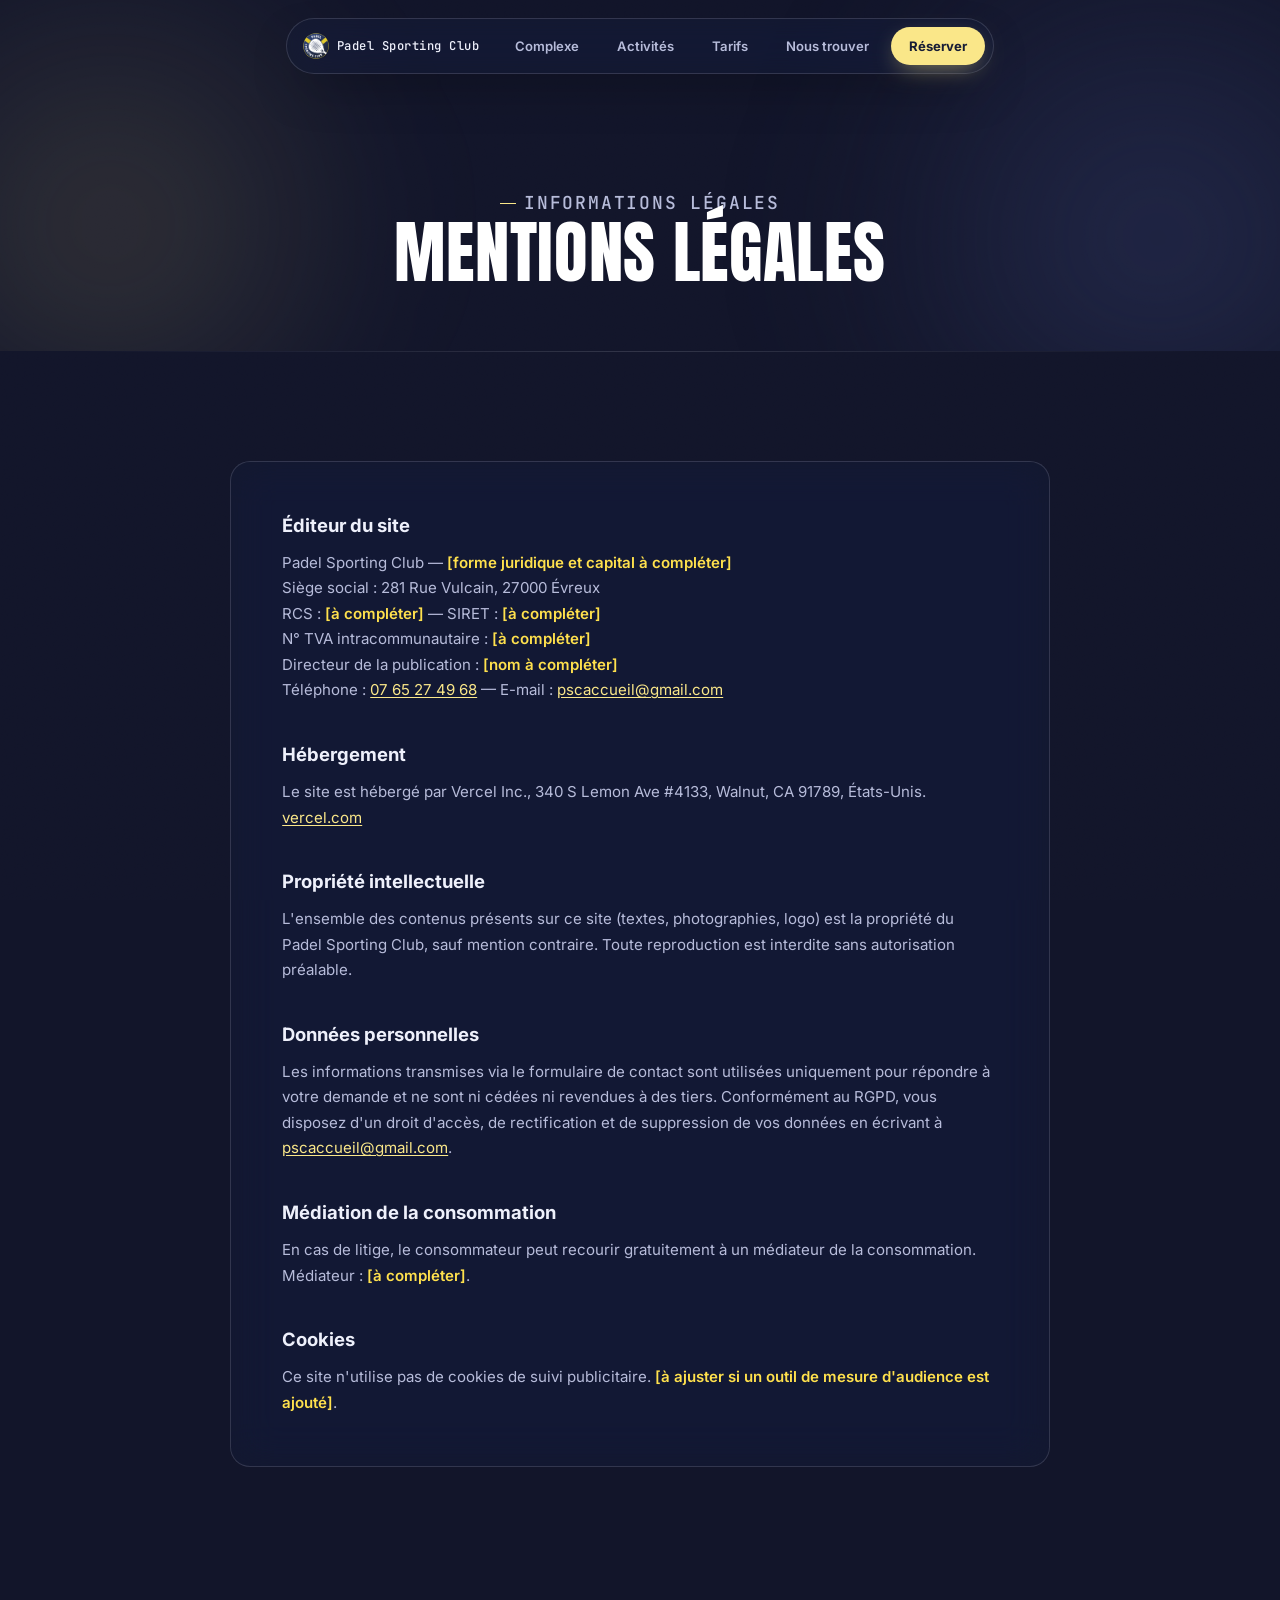
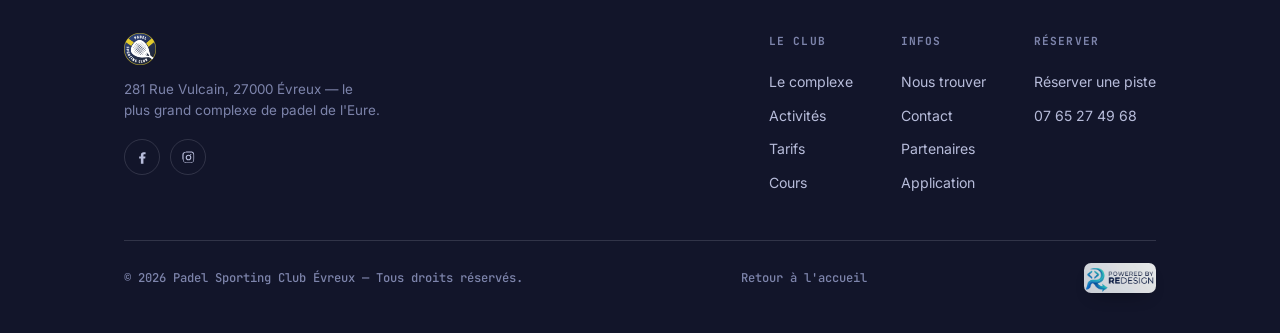
<file: mentions-legales.html>
<!DOCTYPE html>
<html lang="fr">
<head>
<meta charset="UTF-8" />
<meta name="viewport" content="width=device-width, initial-scale=1" />
<title>Mentions légales — Padel Sporting Club Évreux</title>
<meta name="robots" content="noindex,follow" />
<meta name="theme-color" content="#0c0f1f" />
<link rel="icon" href="assets/favicon.svg" type="image/svg+xml" />
<link rel="canonical" href="https://padel-sporting-club.vercel.app/mentions-legales.html" />
<link rel="preload" href="assets/fonts/anton-400-latin.woff2" as="font" type="font/woff2" crossorigin />
<link rel="preload" href="assets/fonts/inter-600-latin.woff2" as="font" type="font/woff2" crossorigin />
<link rel="stylesheet" href="assets/fonts/fonts.css?v=2" />
<link rel="stylesheet" href="assets/styles.css?v=2" />
<link rel="stylesheet" href="assets/home.css?v=2" />
</head>
<body>

<div class="noise" aria-hidden="true"></div>

<a class="skip-link" href="#main">Aller au contenu</a>

<div class="c-nav-outer">
  <nav class="c-nav" aria-label="Navigation principale">
    <a href="index.html" class="c-nav-brand" aria-label="Padel Sporting Club — accueil"><img src="assets/img/logo.png" alt="" /><span>Padel Sporting Club</span></a>
    <a href="index.html#complexe" class="c-link">Complexe</a>
    <a href="index.html#activites" class="c-link">Activités</a>
    <a href="index.html#tarifs" class="c-link">Tarifs</a>
    <a href="index.html#situer" class="c-link">Nous trouver</a>
    <a href="https://padelevreux.mymobileapp.fr/installation?q=18022025104104" class="c-cta">Réserver</a>
    <button class="c-burger" id="c-burger" aria-expanded="false" aria-controls="c-mobile-panel" aria-label="Ouvrir le menu"><span></span><span></span><span></span></button>
  </nav>
</div>
<div class="c-mobile-panel" id="c-mobile-panel">
  <a href="index.html#complexe">Le complexe</a>
  <a href="index.html#activites">Activités</a>
  <a href="index.html#tarifs">Tarifs</a>
  <a href="index.html#cours">Cours</a>
  <a href="index.html#partenaires">Partenaires</a>
  <a href="index.html#situer">Nous trouver</a>
  <a href="https://padelevreux.mymobileapp.fr/installation?q=18022025104104" class="c-cta">Réserver</a>
</div>

<main id="main">
<div class="c-wrap">

<!-- ===================== PAGE HERO ===================== -->
<section class="c-page-hero">
  <div class="mesh-bg" aria-hidden="true"></div>
  <p class="c-eyebrow">Informations légales</p>
  <h1>Mentions légales</h1>
</section>

<!-- ===================== CONTENU ===================== -->
<section class="c-section">
  <div class="glass-card c-legal c-reveal">
    <h2>Éditeur du site</h2>
    <p>
      Padel Sporting Club — <mark>[forme juridique et capital à compléter]</mark><br>
      Siège social : 281 Rue Vulcain, 27000 Évreux<br>
      RCS : <mark>[à compléter]</mark> — SIRET : <mark>[à compléter]</mark><br>
      N° TVA intracommunautaire : <mark>[à compléter]</mark><br>
      Directeur de la publication : <mark>[nom à compléter]</mark><br>
      Téléphone : <a href="tel:+33765274968">07 65 27 49 68</a> — E-mail : <a href="mailto:pscaccueil@gmail.com">pscaccueil@gmail.com</a>
    </p>

    <h2>Hébergement</h2>
    <p>
      Le site est hébergé par Vercel Inc., 340 S Lemon Ave #4133, Walnut, CA 91789, États-Unis.<br>
      <a href="https://vercel.com" target="_blank" rel="noopener">vercel.com</a>
    </p>

    <h2>Propriété intellectuelle</h2>
    <p>L'ensemble des contenus présents sur ce site (textes, photographies, logo) est la propriété du Padel Sporting Club, sauf mention contraire. Toute reproduction est interdite sans autorisation préalable.</p>

    <h2>Données personnelles</h2>
    <p>Les informations transmises via le formulaire de contact sont utilisées uniquement pour répondre à votre demande et ne sont ni cédées ni revendues à des tiers. Conformément au RGPD, vous disposez d'un droit d'accès, de rectification et de suppression de vos données en écrivant à <a href="mailto:pscaccueil@gmail.com">pscaccueil@gmail.com</a>.</p>

    <h2>Médiation de la consommation</h2>
    <p>En cas de litige, le consommateur peut recourir gratuitement à un médiateur de la consommation. Médiateur : <mark>[à compléter]</mark>.</p>

    <h2>Cookies</h2>
    <p>Ce site n'utilise pas de cookies de suivi publicitaire. <mark>[à ajuster si un outil de mesure d'audience est ajouté]</mark>.</p>
  </div>
</section>

</div>
</main>

<footer class="c-footer">
  <div class="c-footer-top">
    <div class="c-footer-brand">
      <img src="assets/img/logo.png" alt="Padel Sporting Club" />
      <p>281 Rue Vulcain, 27000 Évreux — le plus grand complexe de padel de l'Eure.</p>
      <div class="c-footer-social">
        <a href="https://www.facebook.com/padel.sporting.club.evreux/" aria-label="Facebook"><svg viewBox="0 0 24 24"><path d="M13.5 22v-8.4h2.8l.4-3.3h-3.2V8.2c0-.96.27-1.6 1.65-1.6h1.76V3.6C16.1 3.5 15 3.4 13.8 3.4c-2.6 0-4.4 1.6-4.4 4.5v2.4H6.6v3.3h2.8V22h4.1Z"/></svg></a>
        <a href="https://www.instagram.com/padelsportingclub.evreux/" aria-label="Instagram"><svg viewBox="0 0 24 24"><path d="M12 2.2c2.7 0 3 0 4.1.06 1.1.05 1.8.22 2.2.37.6.23 1 .5 1.4.9.4.4.7.9.9 1.4.16.4.32 1.1.37 2.2.06 1.1.06 1.4.06 4.1s0 3-.06 4.1c-.05 1.1-.22 1.8-.37 2.2-.23.6-.5 1-.9 1.4-.4.4-.9.7-1.4.9-.4.16-1.1.32-2.2.37-1.1.06-1.4.06-4.1.06s-3 0-4.1-.06c-1.1-.05-1.8-.22-2.2-.37a3.8 3.8 0 0 1-1.4-.9 3.8 3.8 0 0 1-.9-1.4c-.16-.4-.32-1.1-.37-2.2C2.2 15 2.2 14.7 2.2 12s0-3 .06-4.1c.05-1.1.22-1.8.37-2.2.23-.6.5-1 .9-1.4.4-.4.9-.7 1.4-.9.4-.16 1.1-.32 2.2-.37C8 2.2 8.3 2.2 12 2.2Zm0 1.8c-2.65 0-2.96 0-4 .06-.9.04-1.4.19-1.7.32-.44.17-.75.38-1.08.71-.33.33-.54.64-.71 1.08-.13.34-.28.85-.32 1.7-.05 1.04-.06 1.35-.06 4s0 2.96.06 4c.04.9.19 1.4.32 1.7.17.44.38.75.71 1.08.33.33.64.54 1.08.71.34.13.85.28 1.7.32 1.04.05 1.35.06 4 .06s2.96 0 4-.06c.9-.04 1.4-.19 1.7-.32.44-.17.75-.38 1.08-.71.33-.33.54-.64.71-1.08.13-.34.28-.85.32-1.7.05-1.04.06-1.35.06-4s0-2.96-.06-4c-.04-.9-.19-1.4-.32-1.7a2.9 2.9 0 0 0-.71-1.08 2.9 2.9 0 0 0-1.08-.71c-.34-.13-.85-.28-1.7-.32-1.04-.05-1.35-.06-4-.06Zm0 3.5a4.5 4.5 0 1 1 0 9 4.5 4.5 0 0 1 0-9Zm0 1.8a2.7 2.7 0 1 0 0 5.4 2.7 2.7 0 0 0 0-5.4Zm4.7-1.98a1.05 1.05 0 1 1-2.1 0 1.05 1.05 0 0 1 2.1 0Z"/></svg></a>
      </div>
    </div>
    <div class="c-footer-cols">
      <div class="c-footer-col">
        <b>Le club</b>
        <a href="index.html#complexe">Le complexe</a>
        <a href="index.html#activites">Activités</a>
        <a href="index.html#tarifs">Tarifs</a>
        <a href="index.html#cours">Cours</a>
      </div>
      <div class="c-footer-col">
        <b>Infos</b>
        <a href="index.html#situer">Nous trouver</a>
        <a href="contact.html">Contact</a>
        <a href="index.html#partenaires">Partenaires</a>
        <a href="index.html#application">Application</a>
      </div>
      <div class="c-footer-col">
        <b>Réserver</b>
        <a href="https://padelevreux.mymobileapp.fr/installation?q=18022025104104">Réserver une piste</a>
        <a href="tel:+33765274968">07 65 27 49 68</a>
      </div>
    </div>
  </div>
  <div class="c-footer-bottom">
    <span>© <span id="year">2026</span> Padel Sporting Club Évreux — Tous droits réservés.</span>
    <a href="index.html">Retour à l'accueil</a>
    <span class="c-footer-credit"><img src="assets/img/redesign.jpg" alt="Powered by Redesign" width="1600" height="669" loading="lazy" /></span>
  </div>
</footer>

<script src="assets/home.js"></script>
</body>
</html>
</file>
<file: assets/fonts/fonts.css>
@font-face {
  font-family: 'Anton';
  font-style: normal;
  font-weight: 400;
  font-display: swap;
  src: url('anton-400-latin.woff2') format('woff2');
  unicode-range: U+0000-00FF, U+0131, U+0152-0153, U+02BB-02BC, U+02C6, U+02DA, U+02DC, U+2000-206F, U+2122, U+2212, U+FEFF, U+FFFD;
}

@font-face {
  font-family: 'Inter';
  font-style: normal;
  font-weight: 400;
  font-display: swap;
  src: url('inter-400-latin.woff2') format('woff2');
  unicode-range: U+0000-00FF, U+0131, U+0152-0153, U+02BB-02BC, U+02C6, U+02DA, U+02DC, U+2000-206F, U+2122, U+2212, U+FEFF, U+FFFD;
}

@font-face {
  font-family: 'Inter';
  font-style: normal;
  font-weight: 500;
  font-display: swap;
  src: url('inter-500-latin.woff2') format('woff2');
  unicode-range: U+0000-00FF, U+0131, U+0152-0153, U+02BB-02BC, U+02C6, U+02DA, U+02DC, U+2000-206F, U+2122, U+2212, U+FEFF, U+FFFD;
}

@font-face {
  font-family: 'Inter';
  font-style: normal;
  font-weight: 600;
  font-display: swap;
  src: url('inter-600-latin.woff2') format('woff2');
  unicode-range: U+0000-00FF, U+0131, U+0152-0153, U+02BB-02BC, U+02C6, U+02DA, U+02DC, U+2000-206F, U+2122, U+2212, U+FEFF, U+FFFD;
}

@font-face {
  font-family: 'Inter';
  font-style: normal;
  font-weight: 700;
  font-display: swap;
  src: url('inter-700-latin.woff2') format('woff2');
  unicode-range: U+0000-00FF, U+0131, U+0152-0153, U+02BB-02BC, U+02C6, U+02DA, U+02DC, U+2000-206F, U+2122, U+2212, U+FEFF, U+FFFD;
}

@font-face {
  font-family: 'Inter';
  font-style: normal;
  font-weight: 800;
  font-display: swap;
  src: url('inter-800-latin.woff2') format('woff2');
  unicode-range: U+0000-00FF, U+0131, U+0152-0153, U+02BB-02BC, U+02C6, U+02DA, U+02DC, U+2000-206F, U+2122, U+2212, U+FEFF, U+FFFD;
}

@font-face {
  font-family: 'JetBrains Mono';
  font-style: normal;
  font-weight: 500;
  font-display: swap;
  src: url('jetbrains-mono-500-latin.woff2') format('woff2');
  unicode-range: U+0000-00FF, U+0131, U+0152-0153, U+02BB-02BC, U+02C6, U+02DA, U+02DC, U+2000-206F, U+2122, U+2212, U+FEFF, U+FFFD;
}

@font-face {
  font-family: 'JetBrains Mono';
  font-style: normal;
  font-weight: 700;
  font-display: swap;
  src: url('jetbrains-mono-700-latin.woff2') format('woff2');
  unicode-range: U+0000-00FF, U+0131, U+0152-0153, U+02BB-02BC, U+02C6, U+02DA, U+02DC, U+2000-206F, U+2122, U+2212, U+FEFF, U+FFFD;
}
</file>
<file: assets/styles.css>
/* =========================================================
   Padel Sporting Club Evreux — tokens, reset & shared base layer.
   All three pages (index.html, contact.html, mentions-legales.html)
   load this first, then assets/home.css for the "Saaspo x Padel"
   bento/glass component system used sitewide.
   Anton (titres, impact) / Inter (texte) / JetBrains Mono (data, prix, heures)
   ========================================================= */

:root{
  --navy-950:#0c0f1f;
  --navy-900:#12152a;
  --navy-800:#171d36;
  --navy-700:#232a4d;
  --navy-600:#333c69;
  --ink:#eef0fb;
  --ink-dim:#b7bcda;
  --ink-faint:#7d84ab;
  --yellow:#fae789;
  --yellow-bright:#ffe14d;
  --yellow-ink:#171d36;
  --line:rgba(238,240,251,.14);
  --line-soft:rgba(238,240,251,.08);

  --f-display:'Anton', 'Archivo Black', sans-serif;
  --f-body:'Inter', system-ui, sans-serif;
  --f-mono:'JetBrains Mono', ui-monospace, monospace;

  --wrap:1240px;
  --pad:clamp(20px, 5vw, 64px);
  --radius:18px;
  --ease:cubic-bezier(.22,.68,0,1);
}

*,*::before,*::after{box-sizing:border-box}
html{scroll-behavior:smooth}
@media (prefers-reduced-motion: reduce){
  html{scroll-behavior:auto}
  *,*::before,*::after{animation-duration:.001ms !important; animation-iteration-count:1 !important; transition-duration:.001ms !important; scroll-behavior:auto !important}
}
body{
  margin:0;
  background:var(--navy-900);
  color:var(--ink);
  font-family:var(--f-body);
  font-size:16px;
  line-height:1.55;
  -webkit-font-smoothing:antialiased;
  overflow-x:clip;
}
img{max-width:100%;display:block}
a{color:inherit;text-decoration:none}
h1,h2,h3,h4{margin:0;font-family:var(--f-display);font-weight:400;letter-spacing:.01em;text-transform:uppercase;line-height:.98}
p{margin:0}
ul{margin:0;padding:0;list-style:none}
button{font:inherit;color:inherit;background:none;border:0;cursor:pointer}
.skip-link{
  position:absolute;left:12px;top:-60px;background:var(--yellow);color:var(--yellow-ink);
  padding:10px 16px;border-radius:8px;font-weight:700;z-index:999;transition:top .2s var(--ease);
}
.skip-link:focus{top:12px}

/* ---------- misc ---------- */
::selection{background:var(--yellow);color:var(--yellow-ink)}
.count{font-variant-numeric:tabular-nums}
</file>
<file: assets/home.css>
/* =========================================================
   HOME — direction "Saaspo x Padel"
   Emprunts assumés : bento grid, glassmorphism, spotlight cursor,
   mesh gradients, typo cinétique — sur la base couleurs/photos du club.
   Charge apres styles.css (tokens, reset, boutons partagés).
   ========================================================= */

:root{
  --glass-bg: rgba(23,29,54,.42);
  --glass-bg-light: rgba(255,255,255,.06);
  --glass-border: rgba(238,240,251,.14);
  --glass-blur: blur(22px) saturate(150%);
  --spot: rgba(250,231,137,.16);
}

body.concept{ background:var(--navy-950); position:relative; }

/* ---------- noise (whole page, very subtle premium grain) ---------- */
.noise{
  position:fixed; inset:0; z-index:1; pointer-events:none; opacity:.05; mix-blend-mode:overlay;
  background-image:url("data:image/svg+xml;utf8,<svg xmlns='http://www.w3.org/2000/svg' width='120' height='120'><filter id='n'><feTurbulence type='fractalNoise' baseFrequency='0.9' numOctaves='2' stitchTiles='stitch'/></filter><rect width='100%25' height='100%25' filter='url(%23n)'/></svg>");
}

/* ---------- mesh glow: scoped to the hero only, like stadium floodlights,
   not a page-wide backdrop — the rest of the page keeps the flat navy
   panels from the production site's section rhythm. ---------- */
.mesh-bg{
  position:absolute; inset:0; z-index:-1; pointer-events:none; overflow:hidden;
}
.mesh-bg::before{
  content:""; position:absolute; inset:-20%;
  background-image:
    radial-gradient(closest-side, rgba(250,231,137,.14), transparent),
    radial-gradient(closest-side, rgba(51,60,105,.5), transparent);
  background-repeat:no-repeat;
  background-size: 46vw 46vw, 52vw 52vw;
  background-position: 6% 0%, 96% 14%;
  filter: blur(70px);
  animation: meshDrift 30s ease-in-out infinite alternate;
}
@keyframes meshDrift{
  0%{ transform: translate3d(0,0,0) scale(1); }
  100%{ transform: translate3d(-1.5%, 1.5%, 0) scale(1.04); }
}
@media (prefers-reduced-motion: reduce){ .mesh-bg::before{ animation:none; } }

.c-wrap{ position:relative; z-index:2; }

/* ---------- floating glass nav ---------- */
.c-nav-outer{ position:fixed; top:18px; left:0; right:0; z-index:90; display:flex; justify-content:center; padding:0 20px; }
.c-nav{
  display:flex; align-items:center; gap:6px; padding:8px; border-radius:999px;
  background:var(--glass-bg); border:1px solid var(--glass-border); backdrop-filter:var(--glass-blur); -webkit-backdrop-filter:var(--glass-blur);
  box-shadow:0 20px 50px -20px rgba(0,0,0,.6);
}
.c-nav-brand{ display:flex; align-items:center; gap:8px; padding:6px 14px 6px 8px; border-radius:999px; }
.c-nav-brand img{ height:26px; width:26px; border-radius:50%; }
.c-nav-brand span{ font-family:var(--f-mono); font-size:.76rem; letter-spacing:.04em; color:var(--ink); }
.c-nav a.c-link{
  padding:9px 16px; border-radius:999px; font-size:.82rem; font-weight:600; color:var(--ink-dim); transition:color .2s, background .2s;
}
.c-nav a.c-link:hover{ color:var(--ink); background:rgba(238,240,251,.06); }
.c-nav .c-cta{
  padding:9px 18px; border-radius:999px; background:var(--yellow); color:var(--yellow-ink); font-weight:700; font-size:.82rem;
  box-shadow:0 8px 24px -8px rgba(250,231,137,.6);
}
@media (max-width:880px){ .c-nav .c-link{ display:none; } }
@media (max-width:400px){
  .c-nav-brand span{ display:none; }
  .c-nav .c-cta{ padding:9px 14px; font-size:.78rem; }
}

/* ---------- hero : plein cadre comme le site en prod, traitement en plus ---------- */
.c-hero{
  position:relative; min-height:100svh; display:flex; flex-direction:column; justify-content:center; align-items:center;
  text-align:center; overflow:hidden; padding:140px var(--pad) 120px;
}
.c-hero-media{ position:absolute; inset:0; z-index:-2; }
.c-hero-media img{ width:100%; height:100%; object-fit:cover; transform:scale(1.05); }
.c-hero-media::after{
  content:""; position:absolute; inset:0;
  background:
    linear-gradient(180deg, rgba(9,11,24,.7) 0%, rgba(9,11,24,.4) 38%, rgba(9,11,24,.55) 66%, var(--navy-950) 100%),
    linear-gradient(90deg, rgba(9,11,24,.5) 0%, transparent 35%, transparent 65%, rgba(9,11,24,.5) 100%);
}
.c-badge{
  display:inline-flex; align-items:center; gap:8px; padding:8px 16px; border-radius:999px;
  background:var(--glass-bg); border:1px solid var(--glass-border); backdrop-filter:var(--glass-blur);
  font-family:var(--f-mono); font-size:.74rem; letter-spacing:.08em; text-transform:uppercase; color:var(--ink-dim); margin-bottom:28px;
}
.c-badge .dot{ width:6px; height:6px; border-radius:50%; background:var(--yellow); box-shadow:0 0 12px 2px var(--yellow); }
.c-hero h1{
  font-family:var(--f-display); font-weight:400; text-transform:uppercase; line-height:.96;
  font-size:clamp(3.4rem, 8vw, 7.4rem); letter-spacing:.005em;
  color:#ffffff;
  max-width:16ch;
  position:relative; isolation:isolate;
}
/* ---------- hero title load-in : "Jouez fort." lands like an impact —
   a fast, punchy snap into place (overshoot + a hot white flash).
   "Progressez plus vite." then races in from the left with a motion-blur
   trail, decelerating hard as it lands, holding at its brightest an instant
   before settling into the gold gradient — the light itself accelerates
   from line 1 to line 2, echoing "progress, faster". A soft floodlight
   ignites behind the whole title right as line 2 lands (ties to the
   "sous les projecteurs" language used elsewhere on the site).
   Both lines animate transform/filter (motion) and background-position
   (hue) on separate animations so every frame stays inside light tones
   (white → cream → gold) — contrast against the dark hero photo never
   drops, even mid-animation.
   Once the impact/sweep settle, a third animation per line (heroLineShimmer /
   heroTitleGoldShimmer) takes over the very same background-position
   property — no new gradient, no transform, just an occasional glint
   passing through the letters. It is deliberately tempered: a sub-second
   pass followed by several seconds of stillness, not a constant sheen
   (see review note near the reduced-motion block below for the reasoning).
   The two lines share one 6.4s cycle but start at different delays so the
   glint reaches line 2 slightly after line 1, echoing the load-in's own
   "light travels from line 1 to line 2" choreography on every repeat.
   fill-mode is deliberately left at its default (not "both"): each shimmer
   animation must stay inert until its own delay has elapsed, otherwise its
   backwards-fill would freeze the property during the load-in itself and
   the impact/sweep would never be seen. ---------- */
.c-hero h1 .c-hero-line{
  display:inline-block;
  /* "Jouez fort." stays pure white at every frame — the flash/glint here
     is a brightness bloom (drop-shadow, below) only, never a hue shift.
     Gold is reserved for "Progressez plus vite." alone. */
  background:linear-gradient(100deg, #ffffff 0%, #ffffff 100%);
  background-size:300% 100%;
  -webkit-background-clip:text; background-clip:text; color:transparent;
  animation:
    heroLineImpact .56s cubic-bezier(.16,1,.3,1) 0s 1 both,
    heroTitleSweep .7s var(--ease) .05s 1 both,
    heroLineShimmer 6.4s var(--ease) .75s infinite;
}
.c-hero h1 em{
  display:inline-block;
  font-style:normal;
  background:linear-gradient(100deg,
    #fae789 0%, #fae789 3%, #fff6cf 17%, #fae789 30%, #ffffff 40%, #ffffff 100%);
  background-size:300% 100%;
  -webkit-background-clip:text; background-clip:text; color:transparent;
  animation:
    heroLineDash .7s cubic-bezier(.12,.9,.2,1) .3s 1 both,
    heroTitleGold .95s var(--ease) .34s 1 both,
    heroTitleGoldShimmer 6.4s var(--ease) 1.29s infinite;
}
.c-hero h1::after{
  content:"";
  position:absolute; left:50%; top:50%; width:78%; aspect-ratio:1/1; z-index:-1;
  transform:translate(-50%,-50%) scale(.55);
  background:radial-gradient(closest-side, rgba(255,225,77,.55), rgba(255,225,77,0) 70%);
  filter:blur(42px);
  opacity:0; pointer-events:none;
  animation: heroFlood 1.5s var(--ease) .1s 1 both;
}
@keyframes heroLineImpact{
  0%{ opacity:0; transform:translateY(18px) scale(.94); filter:blur(9px) drop-shadow(0 0 0 rgba(255,246,207,0)); }
  50%{ opacity:1; transform:translateY(-3px) scale(1.02); filter:blur(0) drop-shadow(0 0 24px rgba(255,246,207,.85)); }
  72%{ opacity:1; transform:translateY(1px) scale(.997); filter:blur(0) drop-shadow(0 0 6px rgba(255,246,207,.3)); }
  100%{ opacity:1; transform:translateY(0) scale(1); filter:blur(0) drop-shadow(0 0 0 rgba(255,246,207,0)); }
}
@keyframes heroLineDash{
  0%{ opacity:0; transform:translateX(-72px) scale(.97); filter:blur(15px) drop-shadow(0 0 0 rgba(250,231,137,0)); }
  48%{ opacity:1; transform:translateX(6px) scale(1.015); filter:blur(0) drop-shadow(0 0 32px rgba(250,231,137,.9)); }
  68%{ opacity:1; transform:translateX(-2px) scale(1); filter:blur(0) drop-shadow(0 0 14px rgba(250,231,137,.55)); }
  100%{ opacity:1; transform:translateX(0) scale(1); filter:blur(0) drop-shadow(0 0 0 rgba(250,231,137,0)); }
}
@keyframes heroTitleSweep{
  0%{ background-position:110% 0; }
  42%{ background-position:44% 0; }
  58%{ background-position:38% 0; }
  100%{ background-position:0% 0; }
}
@keyframes heroTitleGold{
  0%{ background-position:110% 0; }
  50%{ background-position:32% 0; }
  74%{ background-position:26% 0; }
  100%{ background-position:0% 0; }
}
@keyframes heroFlood{
  0%{ opacity:0; transform:translate(-50%,-50%) scale(.55); }
  40%{ opacity:0; transform:translate(-50%,-50%) scale(.66); }
  62%{ opacity:.55; transform:translate(-50%,-50%) scale(1); }
  80%{ opacity:.3; transform:translate(-50%,-50%) scale(1.08); }
  100%{ opacity:0; transform:translate(-50%,-50%) scale(1.16); }
}
/* ---------- ongoing shimmer (post load-in only) : the club asked for the
   light to keep passing over the title after it lands. A constant, obvious
   sheen was deliberately avoided — on a hero this busy (mesh glow, live
   status pill, plus the impact/sweep it just played) a permanent moving
   highlight reads as a cheap "shiny text" tutorial trick and becomes
   wallpaper noise on a screen people linger on or scroll back to. Instead:
   a quick (<1s) glint then ~5.5s of stillness, repeating — same restraint
   as a premium watch dial catching light, not a loading shimmer. Only
   background-position (and a faint drop-shadow) move; no transform, so the
   settled letters never look "unstable". ---------- */
@keyframes heroLineShimmer{
  0%, 5%{ background-position:0% 0; filter:drop-shadow(0 0 0 rgba(255,246,207,0)); }
  9%{ background-position:46% 0; filter:drop-shadow(0 0 10px rgba(255,246,207,.5)); }
  14%, 100%{ background-position:0% 0; filter:drop-shadow(0 0 0 rgba(255,246,207,0)); }
}
@keyframes heroTitleGoldShimmer{
  0%, 5%{ background-position:0% 0; filter:drop-shadow(0 0 0 rgba(255,255,255,0)); }
  9%{ background-position:34% 0; filter:drop-shadow(0 0 10px rgba(255,255,255,.4)); }
  14%, 100%{ background-position:0% 0; filter:drop-shadow(0 0 0 rgba(255,255,255,0)); }
}
@media (prefers-reduced-motion: reduce){
  /* animation:none clears the whole list (impact/sweep/dash/gold AND the
     infinite shimmer) — reduced-motion visitors get the static final
     frame only: line 1 white, line 2 gold, zero ongoing motion. */
  .c-hero h1 .c-hero-line{ animation:none; background-position:0% 0; }
  .c-hero h1 em{ animation:none; background-position:0% 0; }
  .c-hero h1::after{ animation:none; opacity:0; }
}
.c-hero .c-lede{ margin-top:22px; max-width:46ch; color:var(--ink-dim); font-size:clamp(1rem,1.6vw,1.2rem); }
.c-hero-actions{ display:flex; gap:14px; margin-top:36px; flex-wrap:wrap; justify-content:center; }
.c-btn-primary{
  padding:16px 30px; border-radius:999px; background:var(--yellow); color:var(--yellow-ink); font-weight:700; font-size:.94rem;
  box-shadow:0 20px 50px -18px rgba(250,231,137,.55); transition:transform .3s var(--ease);
}
.c-btn-primary:hover{ transform:translateY(-3px); }
.c-btn-ghost{
  padding:16px 28px; border-radius:999px; border:1px solid var(--glass-border); background:var(--glass-bg-light); backdrop-filter:var(--glass-blur);
  color:var(--ink); font-weight:600; font-size:.94rem; transition:border-color .2s, transform .3s var(--ease);
}
.c-btn-ghost:hover{ border-color:var(--yellow); transform:translateY(-3px); }

.c-hero-status{
  position:absolute; z-index:1; left:var(--pad); bottom:34px; display:flex; align-items:center; gap:10px;
  padding:11px 18px; border-radius:14px; background:var(--glass-bg); border:1px solid var(--glass-border); backdrop-filter:var(--glass-blur);
  font-family:var(--f-mono); font-size:.78rem; color:var(--ink);
}
.c-hero-status .dot{ width:7px; height:7px; border-radius:50%; background:#6ee7a0; box-shadow:0 0 10px 2px rgba(110,231,160,.7); }
@media (max-width:760px){ .c-hero-status{ display:none; } }

/* ---------- page hero : shorter, text-only intro used by contact.html
   and mentions-legales.html so inner pages open on the same floodlit
   mesh-glow treatment as the homepage hero, without a photo banner. ---------- */
.c-page-hero{
  position:relative; overflow:hidden; text-align:center;
  padding:calc(120px + 4vw) var(--pad) 64px;
}
.c-page-hero .c-eyebrow{ justify-content:center; }
.c-page-hero h1{
  font-family:var(--f-display); font-weight:400; text-transform:uppercase; line-height:1.02;
  font-size:clamp(2.4rem, 5.4vw, 4.4rem); color:#fff; max-width:20ch; margin:0 auto;
}
.c-page-hero p{ margin:18px auto 0; max-width:52ch; color:var(--ink-dim); font-size:clamp(1rem,1.4vw,1.15rem); }

/* ---------- glass card + spotlight ---------- */
.glass-card{
  position:relative; border-radius:20px; background:var(--glass-bg); border:1px solid var(--glass-border);
  backdrop-filter:var(--glass-blur); -webkit-backdrop-filter:var(--glass-blur);
  overflow:hidden; isolation:isolate;
}
.glass-card::before{
  content:""; position:absolute; inset:0; z-index:0; opacity:0; transition:opacity .4s;
  background:radial-gradient(320px circle at var(--mx,50%) var(--my,50%), var(--spot), transparent 70%);
}
.glass-card:hover::before{ opacity:1; }
.glass-card::after{
  content:""; position:absolute; inset:0; z-index:0; border-radius:inherit; padding:1px;
  background:radial-gradient(280px circle at var(--mx,50%) var(--my,50%), rgba(250,231,137,.55), transparent 70%);
  -webkit-mask:linear-gradient(#fff 0 0) content-box, linear-gradient(#fff 0 0);
  -webkit-mask-composite:xor; mask-composite:exclude; opacity:0; transition:opacity .4s; pointer-events:none;
}
.glass-card:hover::after{ opacity:1; }
.glass-card > *{ position:relative; z-index:1; }

/* ---------- section shell ---------- */
.c-section{ padding:110px var(--pad); position:relative; }
.c-section::before{
  content:""; position:absolute; top:0; left:50%; transform:translateX(-50%);
  width:min(1160px,90%); height:1px; background:linear-gradient(90deg, transparent, var(--glass-border) 50%, transparent);
}

/* subtle background glows for rhythm — used sparingly so the page
   isn't one flat navy slab, without drifting into generic gradient mesh */
.c-glow{ overflow:clip; }
.c-glow::after{
  content:""; position:absolute; z-index:0; pointer-events:none; filter:blur(90px); opacity:.5;
}
.c-glow--gold::after{
  inset:-15% auto auto -10%; width:46vw; height:46vw;
  background:radial-gradient(closest-side, rgba(250,231,137,.12), transparent);
}
.c-glow--navy::after{
  inset:auto -10% -15% auto; width:50vw; height:50vw;
  background:radial-gradient(closest-side, rgba(51,60,105,.6), transparent);
}
.c-glow > *{ position:relative; z-index:1; }
.c-head{ max-width:640px; margin:0 auto 56px; text-align:center; }
.c-eyebrow{
  display:inline-flex; align-items:center; gap:8px; font-family:var(--f-mono); font-size:.74rem; letter-spacing:.1em;
  text-transform:uppercase; color:var(--yellow); margin-bottom:16px;
}
.c-eyebrow::before{ content:""; width:16px; height:1px; background:var(--yellow); }
.c-head h2{
  font-family:var(--f-display); font-weight:400; text-transform:uppercase; font-size:clamp(2rem,4vw,3.2rem);
  color:var(--ink); line-height:1.02;
}
.c-head p{ margin-top:16px; color:var(--ink-dim); font-size:1.02rem; }

/* ---------- bento grid ----------
   12 colonnes + hauteur de ligne fixe : toute carte 1-rangee fait
   exactement --bento-row de haut, toute carte 2-rangees fait
   2×--bento-row + le gap — alignement garanti, plus d'a-peu-pres. */
.bento{
  --bento-row: 220px;
  max-width:1160px; margin:0 auto; display:grid;
  grid-template-columns:repeat(12,1fr); grid-auto-rows:var(--bento-row); gap:16px;
}
.bento .b-item{ padding:28px; display:flex; flex-direction:column; justify-content:center; }
.bento .b-stat{ grid-column:span 3; }
.bento .b-photo{ grid-column:span 6; grid-row:span 2; padding:0; position:relative; }
.bento .b-photo img{ width:100%; height:100%; object-fit:cover; display:block; }
.bento .b-wide{ grid-column:span 6; }
.bento .b-full{ grid-column:span 12; }
.bento .b-photo-sm{ grid-column:span 6; padding:0; position:relative; }
.bento .b-photo-sm img{ width:100%; height:100%; object-fit:cover; display:block; }
.bento .b-third{ grid-column:span 4; }
.bento .b-caption{
  position:absolute; left:0; right:0; bottom:0; z-index:1; padding:16px 20px;
  background:linear-gradient(0deg, rgba(9,11,24,.9), transparent); color:var(--ink); font-size:.88rem; font-weight:600;
}
.bento .b-num{
  font-family:var(--f-display); font-size:clamp(2.2rem,4vw,3.2rem); color:var(--yellow); line-height:1;
}
.bento .b-label{ margin-top:8px; font-family:var(--f-mono); font-size:.76rem; letter-spacing:.06em; text-transform:uppercase; color:var(--ink-faint); }
.bento .b-item h3{ font-family:var(--f-body); font-weight:700; font-size:1.06rem; color:var(--ink); }
.bento .b-item p{ margin-top:8px; font-size:.88rem; color:var(--ink-dim); line-height:1.55; }
.bento .b-icon{ width:26px; height:26px; stroke:var(--yellow); fill:none; stroke-width:1.6; margin-bottom:14px; }
.bento--tall{ --bento-row:320px; }
.c-resto-list{ margin-top:16px; display:flex; flex-direction:column; gap:8px; }
.c-resto-list li{ display:flex; gap:8px; font-size:.86rem; color:var(--ink-dim); line-height:1.4; }
@media (max-width:900px){
  .bento{ --bento-row:auto; grid-template-columns:repeat(2,1fr); }
  .bento .b-item{ min-height:170px; }
  .bento .b-stat{ grid-column:span 1; }
  .bento .b-photo{ grid-column:span 2; grid-row:span 1; aspect-ratio:16/10; }
  .bento .b-photo-sm{ grid-column:span 2; aspect-ratio:16/9; }
  .bento .b-wide, .bento .b-third{ grid-column:span 2; }
}

/* ---------- activity cards ---------- */
.c-cards{ max-width:1160px; margin:0 auto; display:grid; grid-template-columns:repeat(3,1fr); gap:16px; }
.c-cards .glass-card{ padding:30px; }
.c-cards h3, .c-partner-cards h3{ font-family:var(--f-body); font-weight:700; font-size:1.08rem; color:var(--ink); }
.c-cards p, .c-partner-cards p{ margin-top:10px; font-size:.9rem; color:var(--ink-dim); line-height:1.6; }
@media (max-width:860px){ .c-cards{ grid-template-columns:1fr; } }

/* card icon chip — shared by activity cards and partner opportunity cards */
.c-card-ico{
  width:44px; height:44px; border-radius:12px; display:flex; align-items:center; justify-content:center;
  background:rgba(250,231,137,.1); border:1px solid rgba(250,231,137,.25); margin-bottom:20px; flex:none;
}
.c-card-ico svg{ width:20px; height:20px; stroke:var(--yellow); fill:none; stroke-width:1.7; }

/* ---------- pricing / simulator ---------- */
.c-sim{ max-width:960px; margin:0 auto; padding:clamp(28px,4vw,48px); }
.c-sim-controls{ display:flex; flex-wrap:wrap; align-items:flex-end; gap:32px; }
.c-sim-group{ display:flex; flex-direction:column; gap:12px; }
.c-sim-group .sim-sub{ text-transform:none; letter-spacing:0; opacity:.75; }
.c-sim-pills{ display:flex; flex-wrap:wrap; gap:8px; }
.c-pill{
  padding:10px 18px; border-radius:999px; border:1px solid var(--glass-border); background:var(--glass-bg-light);
  color:var(--ink-dim); font-size:.86rem; font-weight:600; transition:all .2s; white-space:nowrap;
}
.c-pill:hover{ border-color:var(--yellow); }
.c-pill.is-active{ background:var(--yellow); color:var(--yellow-ink); border-color:var(--yellow); }
.c-stepper{ display:inline-flex; align-items:center; gap:16px; border:1px solid var(--glass-border); border-radius:999px; padding:6px 8px; background:var(--glass-bg-light); }
.c-step{ width:32px; height:32px; border-radius:999px; background:rgba(238,240,251,.08); color:var(--ink); display:flex; align-items:center; justify-content:center; font-size:1.1rem; }
.c-step:hover{ background:rgba(238,240,251,.16); }
.c-sim-total-wrap{ display:flex; align-items:center; justify-content:space-between; flex-wrap:wrap; gap:20px; margin-top:36px; padding-top:28px; border-top:1px solid var(--glass-border); }
.c-sim-total{ font-family:var(--f-display); font-size:clamp(2.6rem,5vw,3.8rem); color:var(--yellow); line-height:1; }
.c-sim-total-label{ font-family:var(--f-mono); font-size:.8rem; color:var(--ink-faint); display:block; margin-bottom:6px; }
@media (max-width:640px){ .c-sim-controls{ flex-direction:column; align-items:flex-start; gap:22px; } }

/* ---------- tarif reference tables ---------- */
.c-tarifs-grid{ max-width:960px; margin:40px auto 0; display:grid; grid-template-columns:1fr 1fr; gap:16px; }
.c-tarif-block{ padding:clamp(26px,3vw,36px); }
.c-tarif-block h3{ font-family:var(--f-display); font-weight:400; text-transform:uppercase; font-size:1.3rem; color:var(--ink); margin-bottom:18px; }
.c-tarif-sub{ font-family:var(--f-mono); font-size:.7rem; letter-spacing:.1em; text-transform:uppercase; color:var(--yellow); margin:18px 0 8px; }
.c-tarif-row{ display:flex; justify-content:space-between; align-items:baseline; padding:9px 0; border-top:1px dashed var(--glass-border); gap:12px; }
.c-tarif-row span{ font-size:.9rem; color:var(--ink-dim); }
.c-tarif-row b{ font-family:var(--f-mono); font-size:1rem; color:var(--ink); white-space:nowrap; }
.c-tarif-note{ margin-top:20px; font-size:.76rem; color:var(--ink-faint); }
@media (max-width:700px){ .c-tarifs-grid{ grid-template-columns:1fr; } }

/* ---------- credits packs ---------- */
.c-packs{ max-width:1160px; margin:32px auto 0; display:grid; grid-template-columns:repeat(4,1fr); gap:16px; }
.c-pack{
  padding:26px 24px; position:relative;
  transition:transform .3s var(--ease), box-shadow .3s var(--ease);
}
.c-pack:hover{ transform:translateY(-4px); box-shadow:0 20px 50px -24px rgba(250,231,137,.3); }
.c-pack--popular{ border-color:rgba(250,231,137,.6); box-shadow:0 20px 50px -24px rgba(250,231,137,.4); }
.c-pack-tag{
  display:inline-flex; align-self:flex-start; background:var(--yellow); color:var(--yellow-ink); font-family:var(--f-mono);
  font-size:.64rem; letter-spacing:.08em; padding:5px 12px; border-radius:999px; text-transform:uppercase; font-weight:700;
  margin-bottom:12px;
}
.c-pack h3{ font-family:var(--f-body); font-weight:700; font-size:1.02rem; color:var(--ink); margin-bottom:14px; }
.c-pack .pay{ font-family:var(--f-mono); color:var(--ink-faint); font-size:.82rem; }
.c-pack .get{ font-family:var(--f-display); font-size:2rem; color:var(--yellow); margin:6px 0 12px; }
.c-pack p{ font-size:.84rem; color:var(--ink-dim); }
@media (max-width:900px){ .c-packs{ grid-template-columns:1fr 1fr; } }
@media (max-width:560px){ .c-packs{ grid-template-columns:1fr; } }

/* ---------- coach / cours ---------- */
.c-coach{ max-width:1000px; margin:0 auto; display:grid; grid-template-columns:.8fr 1.2fr; gap:0; overflow:hidden; }
.c-coach-photo{ position:relative; min-height:340px; }
.c-coach-photo img{ position:absolute; inset:0; width:100%; height:100%; object-fit:cover; }
.c-coach-info{ padding:clamp(30px,4vw,48px); display:flex; flex-direction:column; justify-content:center; }
.c-coach-info .name{ font-family:var(--f-display); font-size:1.7rem; color:var(--ink); text-transform:uppercase; }
.c-coach-info .role{ font-family:var(--f-mono); color:var(--yellow); font-size:.8rem; letter-spacing:.06em; margin-top:6px; display:block; }
.c-coach-contact{ display:flex; flex-wrap:wrap; gap:12px; margin-top:22px; }
.c-coach-contact a{ display:flex; align-items:center; gap:8px; font-size:.86rem; border:1px solid var(--glass-border); background:var(--glass-bg-light); padding:10px 16px; border-radius:999px; color:var(--ink); }
.c-coach-contact a:hover{ border-color:var(--yellow); }
.c-coach-types{ display:grid; grid-template-columns:1fr 1fr; gap:18px; margin-top:28px; }
.c-coach-types div{ padding-top:16px; border-top:1px solid var(--glass-border); }
.c-coach-types b{ font-size:.95rem; color:var(--ink); }
.c-coach-types p{ margin-top:6px; font-size:.84rem; color:var(--ink-dim); }
@media (max-width:760px){ .c-coach{ grid-template-columns:1fr; } .c-coach-photo{ min-height:260px; } .c-coach-types{ grid-template-columns:1fr; } }

/* ---------- seminaire ---------- */
.c-seminaire{ max-width:1160px; margin:0 auto; position:relative; isolation:isolate; }
.c-seminaire-media{ position:absolute; inset:0; z-index:-1; }
.c-seminaire-media img{ width:100%; height:100%; object-fit:cover; }
.c-seminaire-media::after{ content:""; position:absolute; inset:0; background:linear-gradient(100deg, rgba(9,11,24,.94) 15%, rgba(9,11,24,.6) 60%, rgba(9,11,24,.2)); }
.c-seminaire-in{ padding:clamp(40px,6vw,72px); }
.c-seminaire-list{ margin-top:24px; display:flex; flex-direction:column; gap:12px; }
.c-seminaire-list li{ display:flex; gap:10px; font-size:.92rem; color:var(--ink-dim); }
.c-seminaire-list b{ color:var(--ink); font-weight:600; }

/* ---------- partenaires : opportunites (slider mobile) + logos ---------- */
.c-partner-cards{ max-width:1160px; margin:0 auto; display:grid; grid-template-columns:repeat(3,1fr); gap:16px; }
.c-partner-cards .glass-card{ padding:28px; }
@media (max-width:860px){ .c-partner-cards{ grid-template-columns:1fr 1fr; } }
@media (max-width:760px){
  .c-partner-cards{
    display:flex; grid-template-columns:none; gap:12px; overflow-x:auto; scroll-snap-type:x mandatory;
    padding-bottom:6px; margin-left:calc(var(--pad) * -1); margin-right:calc(var(--pad) * -1);
    padding-left:var(--pad); padding-right:var(--pad); -webkit-overflow-scrolling:touch; scrollbar-width:none;
  }
  .c-partner-cards::-webkit-scrollbar{ display:none; }
  .c-partner-cards .glass-card{ flex:0 0 78%; scroll-snap-align:start; }
}
.c-slider-hint{ display:none; align-items:center; gap:8px; margin:18px auto 0; max-width:1160px; justify-content:center; font-family:var(--f-mono); font-size:.7rem; letter-spacing:.08em; text-transform:uppercase; color:var(--ink-faint); }
.c-slider-hint svg{ width:14px; height:14px; stroke:var(--ink-faint); fill:none; stroke-width:1.6; }
@media (max-width:760px){ .c-slider-hint{ display:flex; } }
.c-slider-dots{ display:flex; gap:6px; }
.c-slider-dots span{ width:5px; height:5px; border-radius:999px; background:var(--ink-faint); opacity:.5; transition:opacity .25s, background .25s; }
.c-slider-dots span.is-active{ opacity:1; background:var(--yellow); }

.c-logo-cloud{ max-width:1160px; margin:64px auto 0; }
.c-logo-cloud-head{ font-family:var(--f-mono); font-size:.72rem; letter-spacing:.1em; text-transform:uppercase; color:var(--ink-faint); text-align:center; margin-bottom:22px; }
.c-logo-grid{ display:grid; grid-template-columns:repeat(6,1fr); gap:1px; background:var(--glass-border); border-radius:18px; overflow:hidden; }
.c-logo-item{
  background:var(--glass-bg); aspect-ratio:16/9; display:flex; align-items:center; justify-content:center;
  padding:16px; backdrop-filter:var(--glass-blur); position:relative; transition:background .3s;
}
.c-logo-item img{ max-width:100%; max-height:100%; object-fit:contain; position:relative; z-index:1; transition:transform .3s var(--ease), filter .3s; }
.c-logo-item:hover{ background:rgba(250,231,137,.1); }
.c-logo-item:hover img{ transform:scale(1.08); filter:drop-shadow(0 0 16px rgba(250,231,137,.5)); }
@media (max-width:900px){ .c-logo-grid{ grid-template-columns:repeat(4,1fr); } }
.c-logo-marquee{ display:none; }
@media (max-width:760px){
  .c-logo-grid{ display:none; }
  .c-logo-marquee{ display:block; position:relative; overflow:hidden; margin-left:calc(var(--pad) * -1); margin-right:calc(var(--pad) * -1); }
  .c-logo-marquee::before, .c-logo-marquee::after{ content:""; position:absolute; top:0; bottom:0; width:44px; z-index:2; pointer-events:none; }
  .c-logo-marquee::before{ left:0; background:linear-gradient(90deg, var(--navy-950), transparent); }
  .c-logo-marquee::after{ right:0; background:linear-gradient(270deg, var(--navy-950), transparent); }
  .c-logo-track{ display:flex; width:max-content; gap:1px; animation:marquee 32s linear infinite; }
  .c-logo-track .c-logo-item{ width:130px; flex:none; }
}
@keyframes marquee{ from{ transform:translateX(0); } to{ transform:translateX(-50%); } }
@media (prefers-reduced-motion: reduce){ .c-logo-track{ animation:none; overflow-x:auto; } }

/* ---------- application ---------- */
.c-app{ max-width:1160px; margin:0 auto; display:grid; grid-template-columns:1fr 1fr; gap:56px; align-items:center; }
.c-app-features{ margin-top:28px; display:flex; flex-direction:column; gap:18px; }
.c-app-features li{ display:flex; align-items:flex-start; gap:14px; }
.c-app-features .c-card-ico{ width:38px; height:38px; margin-bottom:0; }
.c-app-features .c-card-ico svg{ width:17px; height:17px; }
.c-app-features b{ display:block; font-size:.95rem; color:var(--ink); }
.c-app-features span:not(.c-card-ico){ display:block; margin-top:3px; font-size:.84rem; color:var(--ink-dim); }
.c-app-badges{ display:flex; gap:14px; margin-top:30px; }
.c-app-badges img{ height:46px; width:auto; border-radius:8px; }
.c-app-note{ margin-top:20px; font-size:.86rem; color:var(--ink-faint); max-width:42ch; }
.c-app-phone{ justify-self:center; padding:24px; }
.c-app-phone img{ width:min(240px,60vw); border-radius:22px; display:block; }
@media (max-width:860px){ .c-app{ grid-template-columns:1fr; } .c-app-phone{ order:-1; } }

/* ---------- situer ---------- */
.c-situer{ max-width:1160px; margin:0 auto; display:grid; grid-template-columns:1fr 1fr; gap:16px; }
.c-situer-info{ padding:clamp(30px,4vw,48px); }
.c-info-row{ display:flex; gap:14px; padding:16px 0; border-top:1px solid var(--glass-border); }
.c-info-row:first-of-type{ border-top:0; padding-top:0; }
.c-info-row .ico{ width:19px; height:19px; flex:none; stroke:var(--yellow); fill:none; stroke-width:1.6; margin-top:2px; }
.c-info-row b{ display:block; font-size:.94rem; color:var(--ink); }
.c-info-row a, .c-info-row span{ color:var(--ink-dim); font-size:.9rem; }
.c-hours{ margin-top:24px; font-family:var(--f-mono); font-size:.84rem; }
.c-hours-row{ display:flex; justify-content:space-between; padding:7px 0; border-top:1px dashed var(--glass-border); color:var(--ink-dim); }
.c-hours-row b{ color:var(--ink); font-weight:500; }
.c-situer-map{ min-height:360px; overflow:hidden; }
.c-situer-map iframe{ width:100%; height:100%; min-height:360px; border:0; }
@media (max-width:860px){ .c-situer{ grid-template-columns:1fr; } .c-situer-map{ order:-1; } }

/* ---------- footer ---------- */
.c-footer{ max-width:1160px; margin:0 auto; padding:56px var(--pad) 0; position:relative; z-index:2; }
.c-footer-top{ display:flex; flex-wrap:wrap; justify-content:space-between; gap:40px; padding-bottom:40px; border-bottom:1px solid var(--glass-border); }
.c-footer-brand img{ height:32px; }
.c-footer-brand p{ margin-top:14px; color:var(--ink-faint); font-size:.84rem; max-width:32ch; }
.c-footer-social{ display:flex; gap:10px; margin-top:18px; }
.c-footer-social a{ width:36px; height:36px; border:1px solid var(--glass-border); border-radius:999px; display:flex; align-items:center; justify-content:center; }
.c-footer-social svg{ width:15px; height:15px; fill:var(--ink-dim); }
.c-footer-social a:hover{ border-color:var(--yellow); }
.c-footer-social a:hover svg{ fill:var(--yellow); }
.c-footer-cols{ display:flex; gap:48px; flex-wrap:wrap; }
.c-footer-col b{ display:block; font-family:var(--f-mono); font-size:.7rem; letter-spacing:.1em; text-transform:uppercase; color:var(--ink-faint); margin-bottom:14px; }
.c-footer-col a{ display:block; padding:6px 0; font-size:.88rem; color:var(--ink-dim); }
.c-footer-col a:hover{ color:var(--yellow); }
.c-footer-bottom{ display:flex; justify-content:space-between; align-items:center; flex-wrap:wrap; gap:12px; padding:22px 0 40px; font-size:.76rem; color:var(--ink-faint); font-family:var(--f-mono); }
.c-footer-bottom a:hover{ color:var(--yellow); }
.c-footer-credit{ display:inline-flex; align-items:center; opacity:.9; transition:opacity .2s, transform .2s var(--ease); }
.c-footer-credit:hover{ opacity:1; transform:translateY(-1px); }
.c-footer-credit img{ height:30px; width:auto; display:block; border-radius:7px; box-shadow:0 8px 20px -10px rgba(0,0,0,.6); }

/* ---------- mobile nav drawer ---------- */
.c-burger{ display:none; flex-direction:column; justify-content:center; gap:4px; width:30px; height:30px; margin-left:2px; }
.c-burger span{ display:block; width:100%; height:2px; background:var(--ink); transition:transform .3s var(--ease), opacity .3s var(--ease); }
.c-burger[aria-expanded="true"] span:nth-child(1){ transform:translateY(6px) rotate(45deg); }
.c-burger[aria-expanded="true"] span:nth-child(2){ opacity:0; }
.c-burger[aria-expanded="true"] span:nth-child(3){ transform:translateY(-6px) rotate(-45deg); }
/* Panel is only meant to exist below the nav breakpoint; without this rule it
   rendered as an unstyled stack of links above the hero on desktop. */
.c-mobile-panel{ display:none; }
@media (max-width:880px){
  .c-burger{ display:flex; }
  .c-nav{ padding-right:8px; }
  .c-mobile-panel{
    position:fixed; top:70px; left:16px; right:16px; z-index:89; padding:14px;
    background:var(--glass-bg); border:1px solid var(--glass-border); backdrop-filter:var(--glass-blur);
    border-radius:20px; display:flex; flex-direction:column; gap:2px;
    transform:translateY(-12px); opacity:0; pointer-events:none; transition:opacity .25s, transform .25s;
  }
  .c-mobile-panel.is-open{ transform:translateY(0); opacity:1; pointer-events:auto; }
  .c-mobile-panel a{ padding:13px 14px; border-radius:12px; font-size:.94rem; font-weight:600; color:var(--ink); }
  .c-mobile-panel a:hover{ background:rgba(238,240,251,.06); }
  .c-mobile-panel a.c-cta{ background:var(--yellow); color:var(--yellow-ink); text-align:center; margin-top:6px; }
}

/* ---------- reveal (shared pattern) ---------- */
.c-reveal{ opacity:0; transform:translateY(26px); transition:opacity .8s var(--ease), transform .8s var(--ease); }
.c-reveal.is-in{ opacity:1; transform:translateY(0); }

.c-footnote{ text-align:center; padding:40px var(--pad) 80px; color:var(--ink-faint); font-size:.8rem; font-family:var(--f-mono); position:relative; z-index:2; }
.c-footnote a{ color:var(--yellow); }

/* ---------- form fields (contact) ---------- */
.c-field{ margin-bottom:20px; }
.c-field label{
  display:block; font-family:var(--f-mono); font-size:.74rem; letter-spacing:.08em; text-transform:uppercase;
  color:var(--ink-faint); margin-bottom:8px;
}
.c-field input, .c-field select, .c-field textarea{
  width:100%; background:var(--glass-bg-light); border:1px solid var(--glass-border); border-radius:10px; color:var(--ink);
  padding:13px 14px; font:inherit; font-size:.95rem; transition:border-color .2s, background .2s;
}
.c-field select{ -webkit-appearance:none; -moz-appearance:none; appearance:none; background-image:url("data:image/svg+xml;utf8,<svg xmlns='http://www.w3.org/2000/svg' viewBox='0 0 24 24' fill='none' stroke='%237d84ab' stroke-width='2'><path d='M6 9l6 6 6-6'/></svg>"); background-repeat:no-repeat; background-position:right 14px center; background-size:16px; padding-right:40px; }
.c-field input:hover, .c-field select:hover, .c-field textarea:hover{ border-color:rgba(238,240,251,.28); }
.c-field input:focus, .c-field select:focus, .c-field textarea:focus{ outline:2px solid var(--yellow); outline-offset:1px; border-color:var(--yellow); background:rgba(255,255,255,.09); }
.c-field textarea{ resize:vertical; min-height:130px; }
.c-form-note{ margin-top:16px; font-size:.8rem; color:var(--ink-faint); }

/* ---------- legal / long-form text pages ---------- */
.c-legal{ max-width:820px; margin:0 auto; padding:clamp(32px,4vw,56px); }
.c-legal h2{
  font-family:var(--f-body); font-weight:700; text-transform:none; letter-spacing:0; line-height:1.3;
  font-size:1.15rem; color:var(--ink); margin:40px 0 12px;
}
.c-legal h2:first-child{ margin-top:0; }
.c-legal p, .c-legal li{ color:var(--ink-dim); font-size:.94rem; line-height:1.7; }
.c-legal ul{ margin-top:8px; padding-left:20px; list-style:disc; }
.c-legal a{ color:var(--yellow); text-decoration:underline; text-underline-offset:2px; }
.c-legal mark{ background:none; color:var(--yellow-bright); font-weight:600; }

/* ---------- accessible focus states ----------
   Interactive elements on the glass/navy surfaces need a focus ring that
   stays visible against both the dark panels and the yellow CTAs. */
a:focus-visible, button:focus-visible, [tabindex]:focus-visible,
input:focus-visible, select:focus-visible, textarea:focus-visible{
  outline:2px solid var(--yellow); outline-offset:3px; border-radius:6px;
}
.c-cta:focus-visible, .c-btn-primary:focus-visible, .c-btn-ghost:focus-visible,
.c-pill:focus-visible, .c-nav-brand:focus-visible, .c-footer-social a:focus-visible{
  outline-offset:2px; border-radius:999px;
}
.c-logo-item:focus-within{ outline-offset:-2px; border-radius:8px; }
.c-field input:focus-visible, .c-field select:focus-visible, .c-field textarea:focus-visible{
  outline-offset:1px; border-radius:10px;
}
</file>
